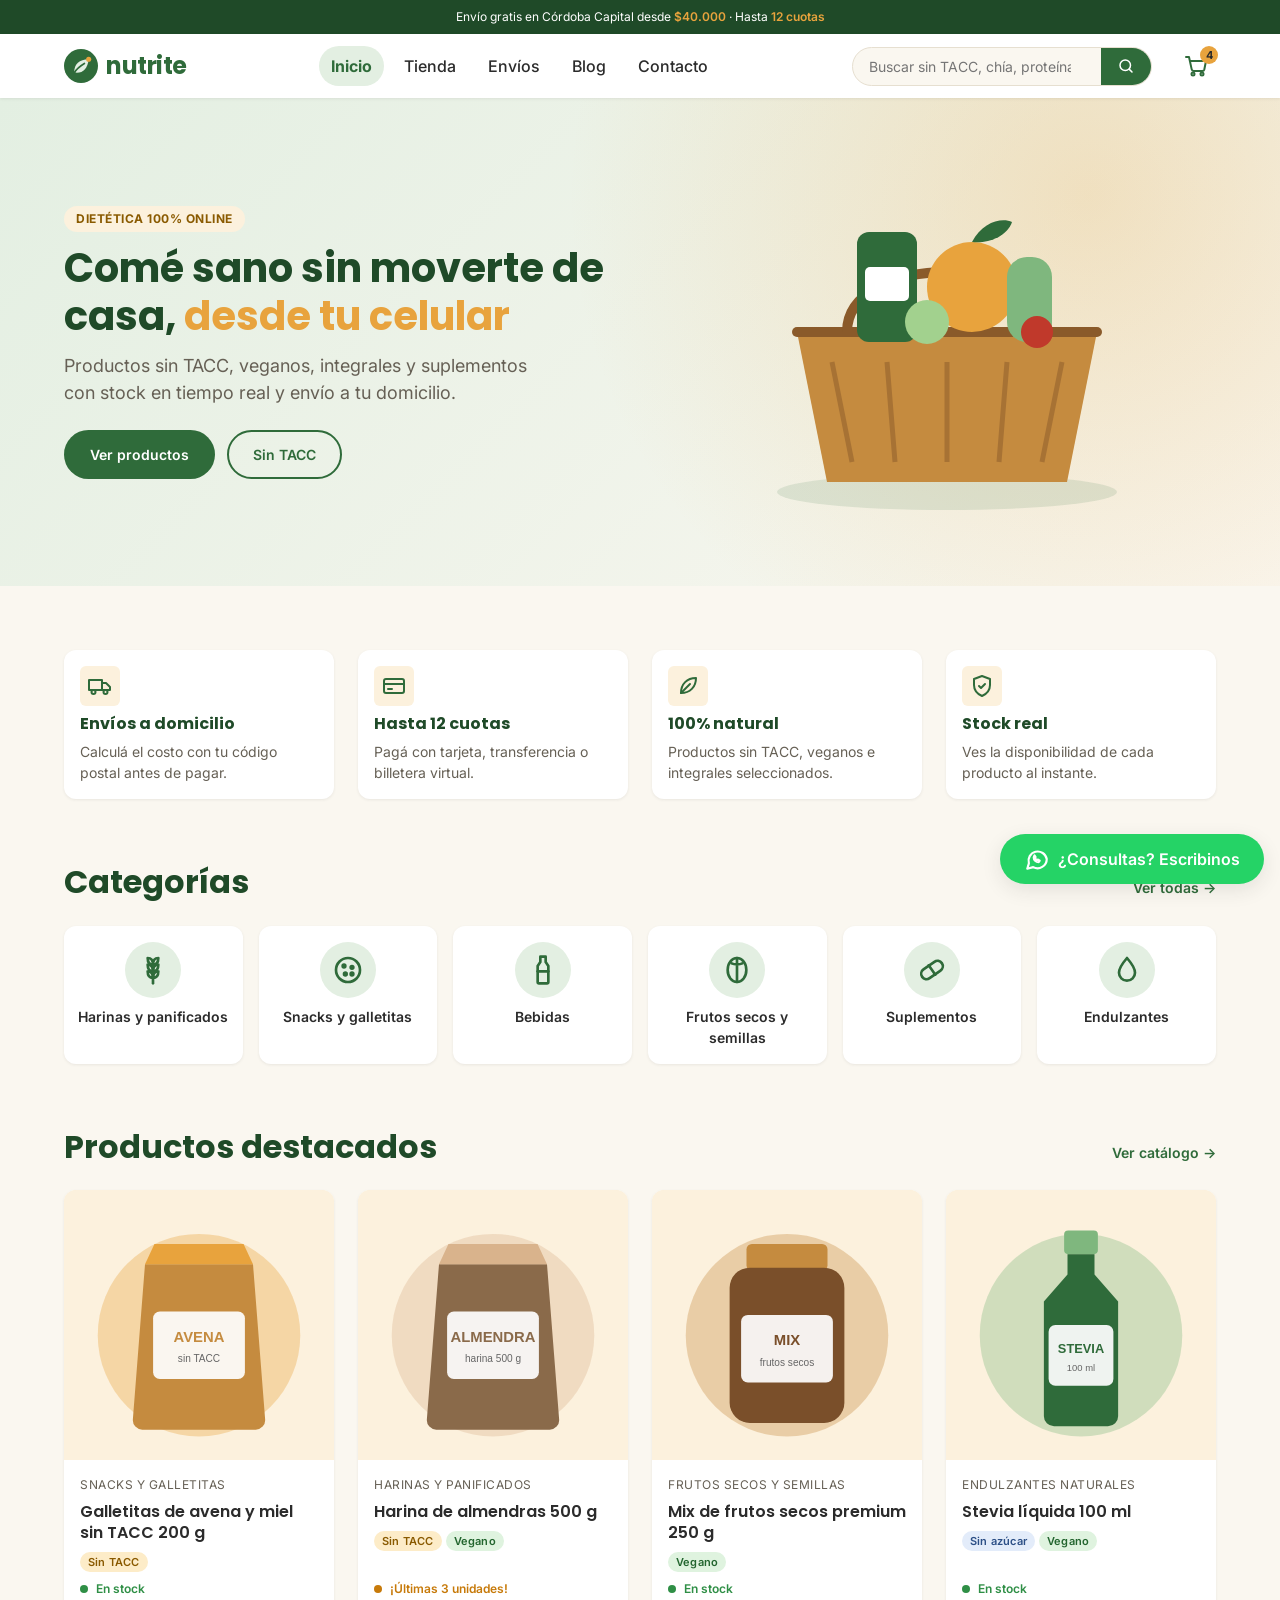
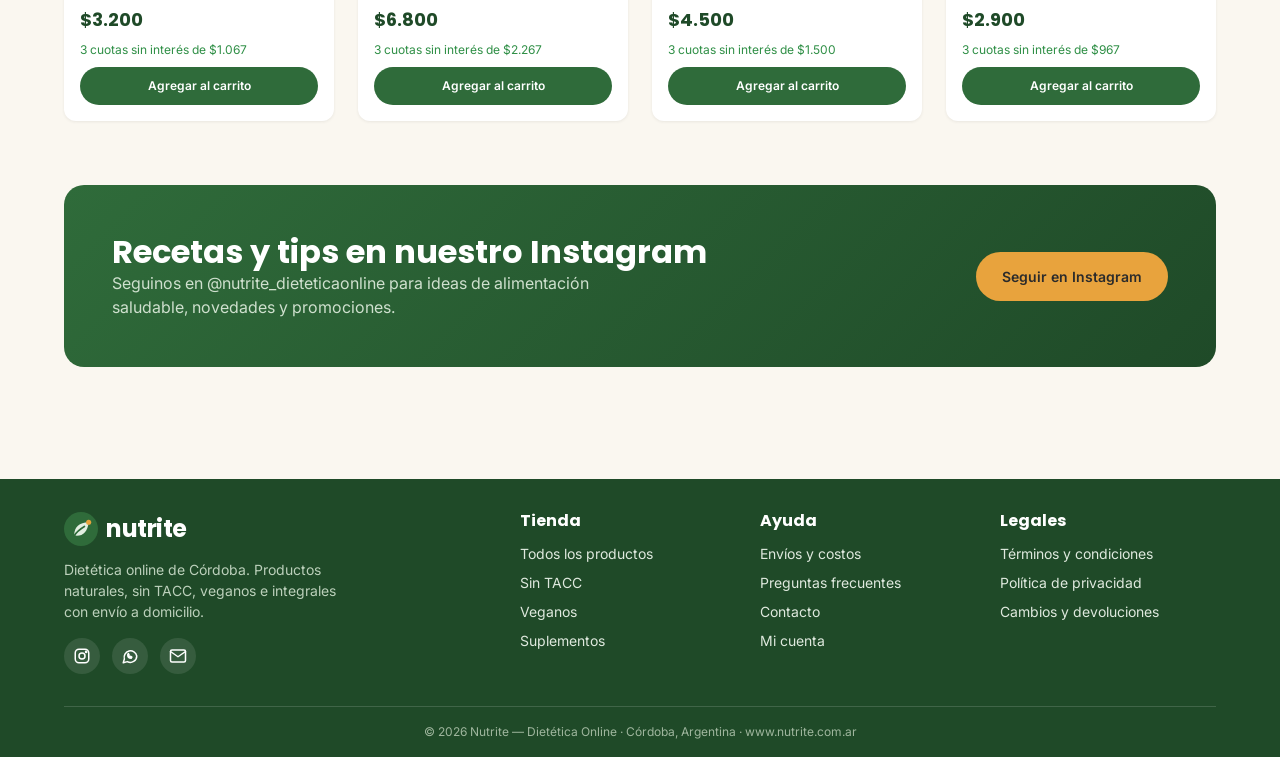
<file: index.html>
<!DOCTYPE html>
<html lang="es">
<head>
  <meta charset="UTF-8">
  <meta name="viewport" content="width=device-width, initial-scale=1.0">
  <meta name="description" content="Dietética online en Córdoba: productos sin TACC, veganos, integrales y suplementos con envío a domicilio.">
  <title>Inicio | Nutrite — Dietética Online</title>
  <link rel="icon" href="assets/img/logo.svg" type="image/svg+xml">
  <link rel="preconnect" href="https://fonts.googleapis.com">
  <link rel="preconnect" href="https://fonts.gstatic.com" crossorigin>
  <link href="https://fonts.googleapis.com/css2?family=Inter:wght@400;500;600;700&family=Poppins:wght@600;700&display=swap" rel="stylesheet">
  <link rel="stylesheet" href="assets/css/main.css">
</head>
<body>
  <div class="barra-promo">
    Envío gratis en Córdoba Capital desde <span class="barra-promo__destacado">$40.000</span> · Hasta <span class="barra-promo__destacado">12 cuotas</span>
  </div>

  <header class="header">
    <div class="header__contenido l-contenedor">
      <input type="checkbox" id="menu-toggle" class="header__toggle-input">
      <label for="menu-toggle" class="header__toggle" aria-label="Abrir menú">
        <span class="header__toggle-linea"></span>
        <span class="header__toggle-linea"></span>
        <span class="header__toggle-linea"></span>
      </label>

      <a href="index.html" class="logo" aria-label="Nutrite - Inicio">
        <img class="logo__imagen" src="assets/img/logo.svg" alt="">
        <span class="logo__texto">nutrite</span>
      </a>

      <nav class="nav" aria-label="Navegación principal">
        <ul class="nav__lista">
          <li class="nav__item"><a class="nav__link nav__link--activo" href="index.html">Inicio</a></li>
          <li class="nav__item"><a class="nav__link" href="catalogo.html">Tienda</a></li>
          <li class="nav__item"><a class="nav__link" href="carrito.html">Envíos</a></li>
          <li class="nav__item"><a class="nav__link" href="#">Blog</a></li>
          <li class="nav__item"><a class="nav__link" href="contacto.html">Contacto</a></li>
        </ul>
      </nav>

      <form class="buscador" action="catalogo.html" role="search">
        <label for="buscar" class="u-visualmente-oculto">Buscar productos</label>
        <input class="buscador__input" type="search" id="buscar" name="q" placeholder="Buscar sin TACC, chía, proteína...">
        <button class="buscador__boton" type="submit" aria-label="Buscar">
          <img class="buscador__icono" src="assets/img/iconos/buscar-blanco.svg" alt="">
        </button>
      </form>

      <a href="carrito.html" class="carrito-icono" aria-label="Ver carrito (3 productos)">
        <img class="carrito-icono__imagen" src="assets/img/iconos/carrito.svg" alt="">
        <span class="carrito-icono__contador">3</span>
      </a>
    </div>
  </header>

  <main>
    <section class="hero">
      <div class="hero__contenido l-contenedor">
        <div>
          <span class="hero__etiqueta">Dietética 100% online</span>
          <h1 class="hero__titulo">Comé sano sin moverte de casa, <span class="hero__titulo-resaltado">desde tu celular</span></h1>
          <p class="hero__texto">Productos sin TACC, veganos, integrales y suplementos con stock en tiempo real y envío a tu domicilio.</p>
          <div class="hero__acciones">
            <a class="btn btn--primario" href="catalogo.html">Ver productos</a>
            <a class="btn btn--secundario" href="catalogo.html">Sin TACC</a>
          </div>
        </div>
        <img class="hero__imagen" src="assets/img/hero-canasta.svg" alt="Canasta con productos saludables">
      </div>
    </section>

    <section class="l-seccion">
      <div class="l-contenedor">
        <h2 class="u-visualmente-oculto">Por qué comprar en Nutrite</h2>
        <ul class="beneficios">
          <li class="beneficios__item"><img class="beneficios__icono" src="assets/img/iconos/envio.svg" alt=""><h3 class="beneficios__titulo">Envíos a domicilio</h3><p class="beneficios__texto">Calculá el costo con tu código postal antes de pagar.</p></li>
          <li class="beneficios__item"><img class="beneficios__icono" src="assets/img/iconos/tarjeta.svg" alt=""><h3 class="beneficios__titulo">Hasta 12 cuotas</h3><p class="beneficios__texto">Pagá con tarjeta, transferencia o billetera virtual.</p></li>
          <li class="beneficios__item"><img class="beneficios__icono" src="assets/img/iconos/hoja.svg" alt=""><h3 class="beneficios__titulo">100% natural</h3><p class="beneficios__texto">Productos sin TACC, veganos e integrales seleccionados.</p></li>
          <li class="beneficios__item"><img class="beneficios__icono" src="assets/img/iconos/escudo.svg" alt=""><h3 class="beneficios__titulo">Stock real</h3><p class="beneficios__texto">Ves la disponibilidad de cada producto al instante.</p></li>
        </ul>
      </div>
    </section>

    <section class="l-seccion l-seccion--sin-arriba">
      <div class="l-contenedor">
        <div class="l-seccion__titulo"><h2>Categorías</h2><a class="l-seccion__link" href="catalogo.html">Ver todas →</a></div>
        <div class="categorias">
          <a class="categoria-card" href="catalogo.html"><img class="categoria-card__icono" src="assets/img/iconos/cat-harinas.svg" alt=""><span class="categoria-card__nombre">Harinas y panificados</span></a>
          <a class="categoria-card" href="catalogo.html"><img class="categoria-card__icono" src="assets/img/iconos/cat-snacks.svg" alt=""><span class="categoria-card__nombre">Snacks y galletitas</span></a>
          <a class="categoria-card" href="catalogo.html"><img class="categoria-card__icono" src="assets/img/iconos/cat-bebidas.svg" alt=""><span class="categoria-card__nombre">Bebidas</span></a>
          <a class="categoria-card" href="catalogo.html"><img class="categoria-card__icono" src="assets/img/iconos/cat-frutos.svg" alt=""><span class="categoria-card__nombre">Frutos secos y semillas</span></a>
          <a class="categoria-card" href="catalogo.html"><img class="categoria-card__icono" src="assets/img/iconos/cat-suplementos.svg" alt=""><span class="categoria-card__nombre">Suplementos</span></a>
          <a class="categoria-card" href="catalogo.html"><img class="categoria-card__icono" src="assets/img/iconos/cat-endulzantes.svg" alt=""><span class="categoria-card__nombre">Endulzantes</span></a>
        </div>
      </div>
    </section>

    <section class="l-seccion l-seccion--sin-arriba">
      <div class="l-contenedor">
        <div class="l-seccion__titulo"><h2>Productos destacados</h2><a class="l-seccion__link" href="catalogo.html">Ver catálogo →</a></div>
        <div class="l-grilla" id="grilla-destacados"></div>
      </div>
    </section>

    <section class="l-seccion l-seccion--sin-arriba">
      <div class="l-contenedor">
        <div class="banner-instagram">
          <div>
            <h2 class="banner-instagram__titulo">Recetas y tips en nuestro Instagram</h2>
            <p class="banner-instagram__texto">Seguinos en @nutrite_dieteticaonline para ideas de alimentación saludable, novedades y promociones.</p>
          </div>
          <a class="btn btn--acento" href="https://www.instagram.com/nutrite_dieteticaonline">Seguir en Instagram</a>
        </div>
      </div>
    </section>
  </main>

  <footer class="footer">
    <div class="l-contenedor">
      <div class="footer__grilla">
        <div class="footer__marca">
          <a href="index.html" class="logo logo--footer">
            <img class="logo__imagen" src="assets/img/logo.svg" alt="">
            <span class="logo__texto logo__texto--claro">nutrite</span>
          </a>
          <p class="footer__descripcion">Dietética online de Córdoba. Productos naturales, sin TACC, veganos e integrales con envío a domicilio.</p>
          <div class="footer__redes">
            <a class="footer__red" href="https://www.instagram.com/nutrite_dieteticaonline" aria-label="Instagram"><img class="footer__red-icono" src="assets/img/iconos/camara-blanco.svg" alt=""></a>
            <a class="footer__red" href="#" aria-label="WhatsApp"><img class="footer__red-icono" src="assets/img/iconos/chat-blanco.svg" alt=""></a>
            <a class="footer__red" href="#" aria-label="Email"><img class="footer__red-icono" src="assets/img/iconos/mail-blanco.svg" alt=""></a>
          </div>
        </div>
        <div>
          <h3 class="footer__titulo">Tienda</h3>
          <ul class="footer__lista">
            <li><a class="footer__link" href="catalogo.html">Todos los productos</a></li>
            <li><a class="footer__link" href="catalogo.html">Sin TACC</a></li>
            <li><a class="footer__link" href="catalogo.html">Veganos</a></li>
            <li><a class="footer__link" href="catalogo.html">Suplementos</a></li>
          </ul>
        </div>
        <div>
          <h3 class="footer__titulo">Ayuda</h3>
          <ul class="footer__lista">
            <li><a class="footer__link" href="carrito.html">Envíos y costos</a></li>
            <li><a class="footer__link" href="contacto.html">Preguntas frecuentes</a></li>
            <li><a class="footer__link" href="contacto.html">Contacto</a></li>
            <li><a class="footer__link" href="#">Mi cuenta</a></li>
          </ul>
        </div>
        <div>
          <h3 class="footer__titulo">Legales</h3>
          <ul class="footer__lista">
            <li><a class="footer__link" href="#">Términos y condiciones</a></li>
            <li><a class="footer__link" href="#">Política de privacidad</a></li>
            <li><a class="footer__link" href="#">Cambios y devoluciones</a></li>
          </ul>
        </div>
      </div>
      <p class="footer__legal">© 2026 Nutrite — Dietética Online · Córdoba, Argentina · www.nutrite.com.ar</p>
    </div>
  </footer>

  <a class="whatsapp-flotante" href="#" aria-label="Consultar por WhatsApp">
    <img class="whatsapp-flotante__icono" src="assets/img/iconos/chat-blanco.svg" alt="">
    <span class="whatsapp-flotante__texto">¿Consultas? Escribinos</span>
  </a>
  <script type="module" src="assets/js/inicio.js"></script>
</body>
</html>
</file>
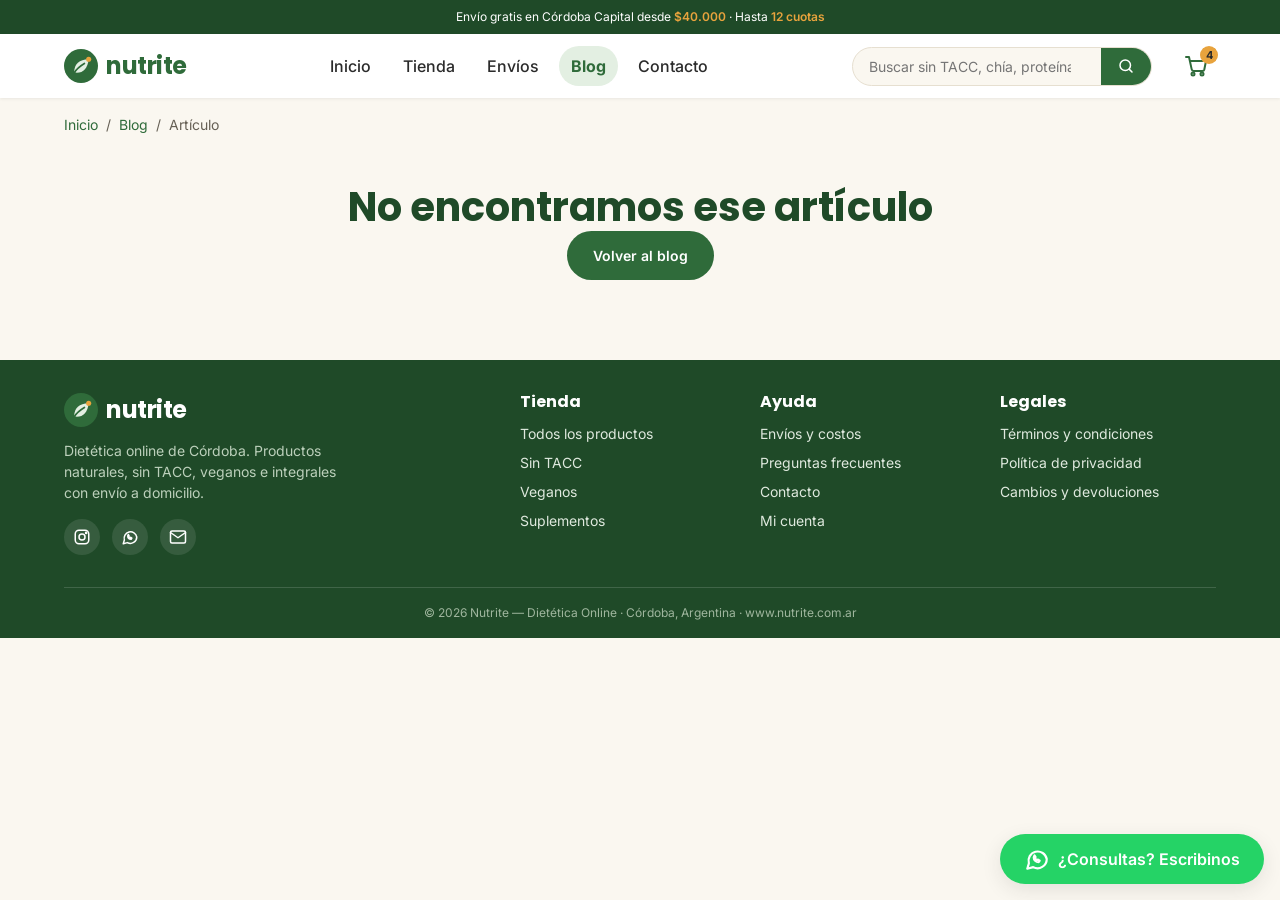
<file: blog-articulo.html>
<!DOCTYPE html>
<html lang="es">
<head>
  <meta charset="UTF-8">
  <meta name="viewport" content="width=device-width, initial-scale=1.0">
  <meta name="description" content="Artículo del blog de Nutrite.">
  <title>Artículo | Nutrite — Dietética Online</title>
  <link rel="icon" href="assets/img/logo.svg" type="image/svg+xml">
  <link rel="preconnect" href="https://fonts.googleapis.com">
  <link rel="preconnect" href="https://fonts.gstatic.com" crossorigin>
  <link href="https://fonts.googleapis.com/css2?family=Inter:wght@400;500;600;700&family=Poppins:wght@600;700&display=swap" rel="stylesheet">
  <link rel="stylesheet" href="assets/css/main.css">
</head>
<body>
  <div class="barra-promo">
    Envío gratis en Córdoba Capital desde <span class="barra-promo__destacado">$40.000</span> · Hasta <span class="barra-promo__destacado">12 cuotas</span>
  </div>

  <header class="header">
    <div class="header__contenido l-contenedor">
      <input type="checkbox" id="menu-toggle" class="header__toggle-input">
      <label for="menu-toggle" class="header__toggle" aria-label="Abrir menú">
        <span class="header__toggle-linea"></span>
        <span class="header__toggle-linea"></span>
        <span class="header__toggle-linea"></span>
      </label>

      <a href="index.html" class="logo" aria-label="Nutrite - Inicio">
        <img class="logo__imagen" src="assets/img/logo.svg" alt="">
        <span class="logo__texto">nutrite</span>
      </a>

      <nav class="nav" aria-label="Navegación principal">
        <ul class="nav__lista">
          <li class="nav__item"><a class="nav__link" href="index.html">Inicio</a></li>
          <li class="nav__item"><a class="nav__link" href="catalogo.html">Tienda</a></li>
          <li class="nav__item"><a class="nav__link" href="carrito.html">Envíos</a></li>
          <li class="nav__item"><a class="nav__link nav__link--activo" href="blog.html">Blog</a></li>
          <li class="nav__item"><a class="nav__link" href="contacto.html">Contacto</a></li>
        </ul>
      </nav>

      <form class="buscador" action="catalogo.html" role="search">
        <label for="buscar" class="u-visualmente-oculto">Buscar productos</label>
        <input class="buscador__input" type="search" id="buscar" name="q" placeholder="Buscar sin TACC, chía, proteína...">
        <button class="buscador__boton" type="submit" aria-label="Buscar">
          <img class="buscador__icono" src="assets/img/iconos/buscar-blanco.svg" alt="">
        </button>
      </form>

      <a href="carrito.html" class="carrito-icono" aria-label="Ver carrito (3 productos)">
        <img class="carrito-icono__imagen" src="assets/img/iconos/carrito.svg" alt="">
        <span class="carrito-icono__contador">0</span>
      </a>
    </div>
  </header>

  <main>
    <div class="l-contenedor">
      <nav class="breadcrumb" aria-label="Migas de pan">
        <ol class="breadcrumb__lista"><li class="breadcrumb__item"><a class="breadcrumb__link" href="index.html">Inicio</a></li><li class="breadcrumb__item"><a class="breadcrumb__link" href="blog.html">Blog</a></li><li class="breadcrumb__item" id="miga-articulo">Artículo</li></ol>
      </nav>

      <article class="articulo" id="detalle-articulo"></article>

      <section class="l-seccion" id="seccion-productos">
        <div class="l-seccion__titulo"><h2>Productos de esta nota</h2><a class="l-seccion__link" href="catalogo.html">Ver catálogo →</a></div>
        <div class="l-grilla" id="grilla-productos-nota"></div>
      </section>
    </div>
  </main>

  <footer class="footer">
    <div class="l-contenedor">
      <div class="footer__grilla">
        <div class="footer__marca">
          <a href="index.html" class="logo logo--footer">
            <img class="logo__imagen" src="assets/img/logo.svg" alt="">
            <span class="logo__texto logo__texto--claro">nutrite</span>
          </a>
          <p class="footer__descripcion">Dietética online de Córdoba. Productos naturales, sin TACC, veganos e integrales con envío a domicilio.</p>
          <div class="footer__redes">
            <a class="footer__red" href="https://www.instagram.com/nutrite_dieteticaonline" aria-label="Instagram"><img class="footer__red-icono" src="assets/img/iconos/camara-blanco.svg" alt=""></a>
            <a class="footer__red" href="#" aria-label="WhatsApp"><img class="footer__red-icono" src="assets/img/iconos/chat-blanco.svg" alt=""></a>
            <a class="footer__red" href="#" aria-label="Email"><img class="footer__red-icono" src="assets/img/iconos/mail-blanco.svg" alt=""></a>
          </div>
        </div>
        <div>
          <h3 class="footer__titulo">Tienda</h3>
          <ul class="footer__lista">
            <li><a class="footer__link" href="catalogo.html">Todos los productos</a></li>
            <li><a class="footer__link" href="catalogo.html">Sin TACC</a></li>
            <li><a class="footer__link" href="catalogo.html">Veganos</a></li>
            <li><a class="footer__link" href="catalogo.html">Suplementos</a></li>
          </ul>
        </div>
        <div>
          <h3 class="footer__titulo">Ayuda</h3>
          <ul class="footer__lista">
            <li><a class="footer__link" href="carrito.html">Envíos y costos</a></li>
            <li><a class="footer__link" href="contacto.html">Preguntas frecuentes</a></li>
            <li><a class="footer__link" href="contacto.html">Contacto</a></li>
            <li><a class="footer__link" href="#">Mi cuenta</a></li>
          </ul>
        </div>
        <div>
          <h3 class="footer__titulo">Legales</h3>
          <ul class="footer__lista">
            <li><a class="footer__link" href="#">Términos y condiciones</a></li>
            <li><a class="footer__link" href="#">Política de privacidad</a></li>
            <li><a class="footer__link" href="#">Cambios y devoluciones</a></li>
          </ul>
        </div>
      </div>
      <p class="footer__legal">© 2026 Nutrite — Dietética Online · Córdoba, Argentina · www.nutrite.com.ar</p>
    </div>
  </footer>

  <a class="whatsapp-flotante" href="#" aria-label="Consultar por WhatsApp">
    <img class="whatsapp-flotante__icono" src="assets/img/iconos/chat-blanco.svg" alt="">
    <span class="whatsapp-flotante__texto">¿Consultas? Escribinos</span>
  </a>
  <script type="module" src="assets/js/articulo.js"></script>
</body>
</html>
</file>
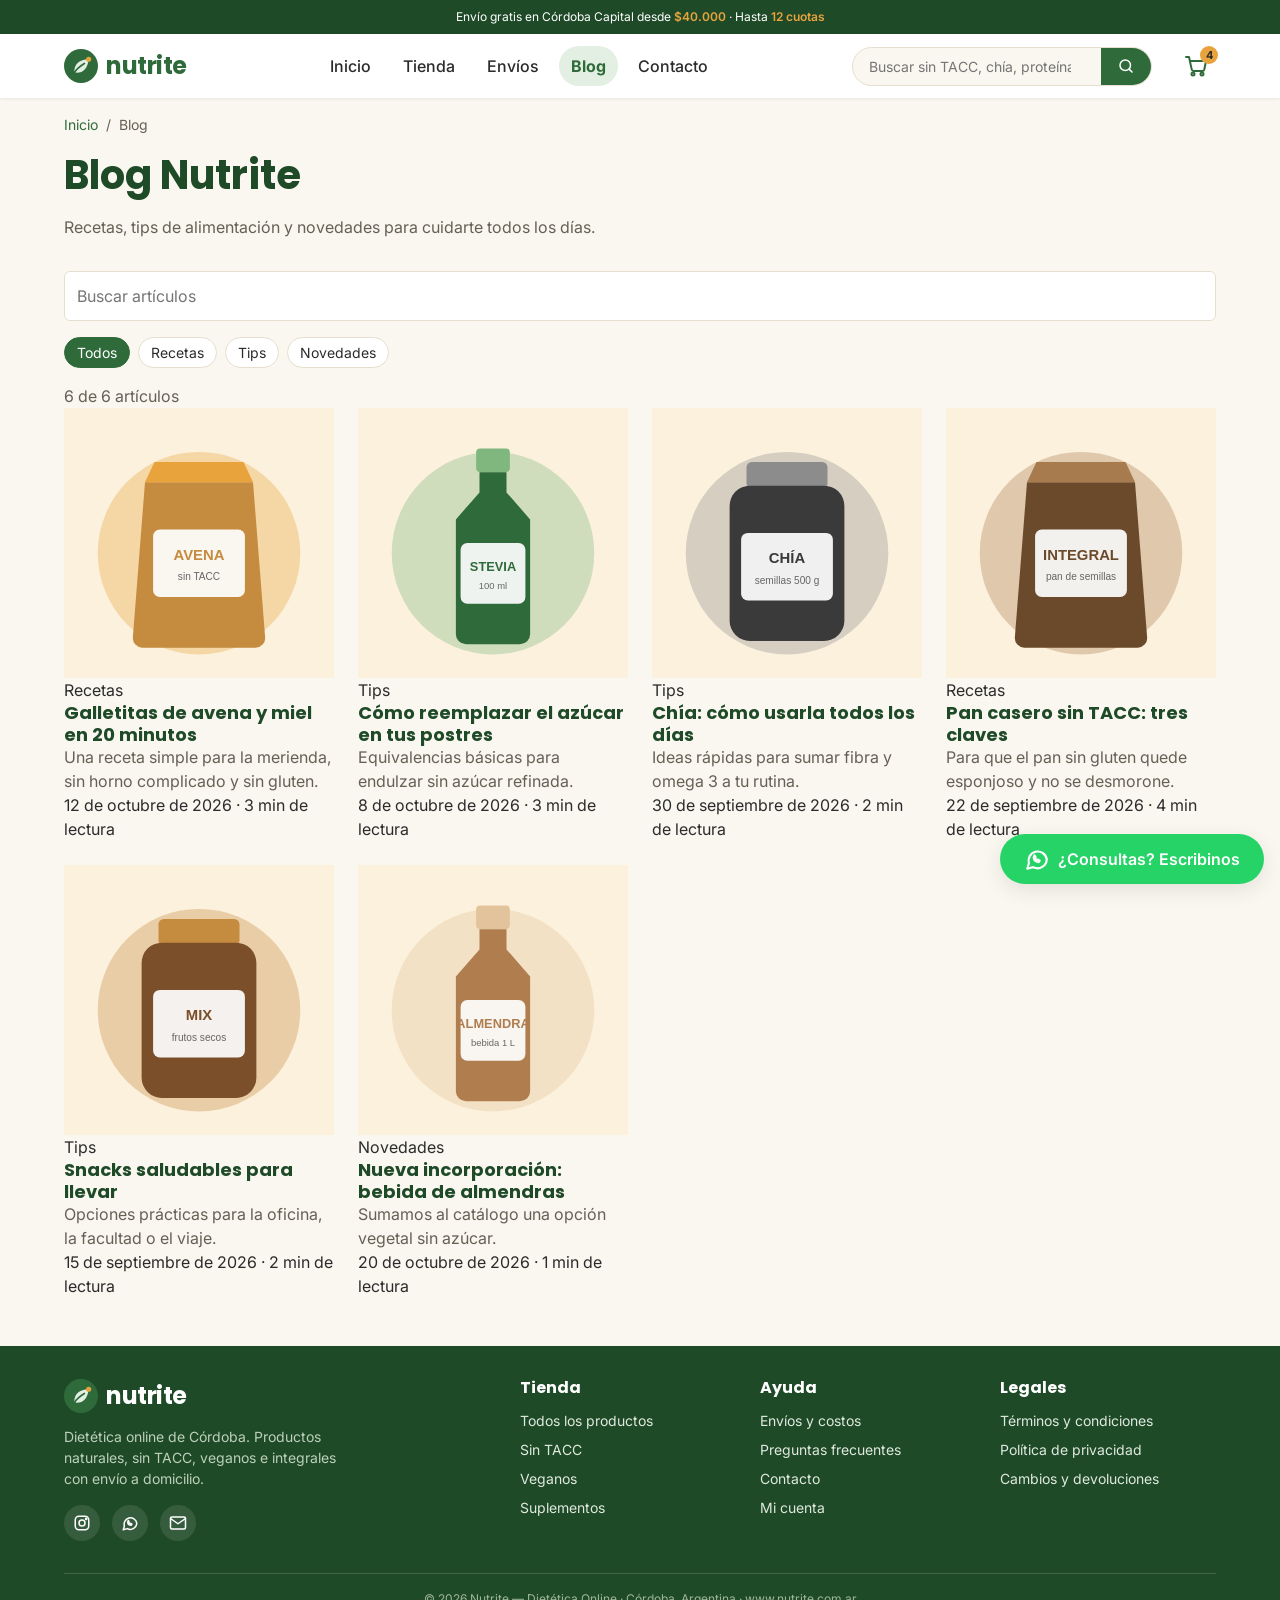
<file: blog.html>
<!DOCTYPE html>
<html lang="es">
<head>
  <meta charset="UTF-8">
  <meta name="viewport" content="width=device-width, initial-scale=1.0">
  <meta name="description" content="Recetas, tips de alimentación y novedades de Nutrite.">
  <title>Blog | Nutrite — Dietética Online</title>
  <link rel="icon" href="assets/img/logo.svg" type="image/svg+xml">
  <link rel="preconnect" href="https://fonts.googleapis.com">
  <link rel="preconnect" href="https://fonts.gstatic.com" crossorigin>
  <link href="https://fonts.googleapis.com/css2?family=Inter:wght@400;500;600;700&family=Poppins:wght@600;700&display=swap" rel="stylesheet">
  <link rel="stylesheet" href="assets/css/main.css">
</head>
<body>
  <div class="barra-promo">
    Envío gratis en Córdoba Capital desde <span class="barra-promo__destacado">$40.000</span> · Hasta <span class="barra-promo__destacado">12 cuotas</span>
  </div>

  <header class="header">
    <div class="header__contenido l-contenedor">
      <input type="checkbox" id="menu-toggle" class="header__toggle-input">
      <label for="menu-toggle" class="header__toggle" aria-label="Abrir menú">
        <span class="header__toggle-linea"></span>
        <span class="header__toggle-linea"></span>
        <span class="header__toggle-linea"></span>
      </label>

      <a href="index.html" class="logo" aria-label="Nutrite - Inicio">
        <img class="logo__imagen" src="assets/img/logo.svg" alt="">
        <span class="logo__texto">nutrite</span>
      </a>

      <nav class="nav" aria-label="Navegación principal">
        <ul class="nav__lista">
          <li class="nav__item"><a class="nav__link" href="index.html">Inicio</a></li>
          <li class="nav__item"><a class="nav__link" href="catalogo.html">Tienda</a></li>
          <li class="nav__item"><a class="nav__link" href="carrito.html">Envíos</a></li>
          <li class="nav__item"><a class="nav__link nav__link--activo" href="blog.html">Blog</a></li>
          <li class="nav__item"><a class="nav__link" href="contacto.html">Contacto</a></li>
        </ul>
      </nav>

      <form class="buscador" action="catalogo.html" role="search">
        <label for="buscar" class="u-visualmente-oculto">Buscar productos</label>
        <input class="buscador__input" type="search" id="buscar" name="q" placeholder="Buscar sin TACC, chía, proteína...">
        <button class="buscador__boton" type="submit" aria-label="Buscar">
          <img class="buscador__icono" src="assets/img/iconos/buscar-blanco.svg" alt="">
        </button>
      </form>

      <a href="carrito.html" class="carrito-icono" aria-label="Ver carrito (3 productos)">
        <img class="carrito-icono__imagen" src="assets/img/iconos/carrito.svg" alt="">
        <span class="carrito-icono__contador">0</span>
      </a>
    </div>
  </header>

  <main>
    <div class="l-contenedor">
      <nav class="breadcrumb" aria-label="Migas de pan">
        <ol class="breadcrumb__lista"><li class="breadcrumb__item"><a class="breadcrumb__link" href="index.html">Inicio</a></li><li class="breadcrumb__item">Blog</li></ol>
      </nav>
      <h1>Blog Nutrite</h1>
      <p class="contacto__intro u-mt-4">Recetas, tips de alimentación y novedades para cuidarte todos los días.</p>

      <form class="blog__buscador u-mt-6" id="form-blog" role="search">
        <label for="blog-buscar" class="u-visualmente-oculto">Buscar en el blog</label>
        <input class="campo__input" id="blog-buscar" type="search" placeholder="Buscar artículos">
      </form>
      <div class="chips u-mt-4" id="blog-categorias" role="group" aria-label="Categorías"></div>

      <p class="blog__contador" id="blog-contador" role="status"></p>
      <div class="l-grilla blog__grilla" id="grilla-blog"></div>
    </div>
  </main>

  <footer class="footer">
    <div class="l-contenedor">
      <div class="footer__grilla">
        <div class="footer__marca">
          <a href="index.html" class="logo logo--footer">
            <img class="logo__imagen" src="assets/img/logo.svg" alt="">
            <span class="logo__texto logo__texto--claro">nutrite</span>
          </a>
          <p class="footer__descripcion">Dietética online de Córdoba. Productos naturales, sin TACC, veganos e integrales con envío a domicilio.</p>
          <div class="footer__redes">
            <a class="footer__red" href="https://www.instagram.com/nutrite_dieteticaonline" aria-label="Instagram"><img class="footer__red-icono" src="assets/img/iconos/camara-blanco.svg" alt=""></a>
            <a class="footer__red" href="#" aria-label="WhatsApp"><img class="footer__red-icono" src="assets/img/iconos/chat-blanco.svg" alt=""></a>
            <a class="footer__red" href="#" aria-label="Email"><img class="footer__red-icono" src="assets/img/iconos/mail-blanco.svg" alt=""></a>
          </div>
        </div>
        <div>
          <h3 class="footer__titulo">Tienda</h3>
          <ul class="footer__lista">
            <li><a class="footer__link" href="catalogo.html">Todos los productos</a></li>
            <li><a class="footer__link" href="catalogo.html">Sin TACC</a></li>
            <li><a class="footer__link" href="catalogo.html">Veganos</a></li>
            <li><a class="footer__link" href="catalogo.html">Suplementos</a></li>
          </ul>
        </div>
        <div>
          <h3 class="footer__titulo">Ayuda</h3>
          <ul class="footer__lista">
            <li><a class="footer__link" href="carrito.html">Envíos y costos</a></li>
            <li><a class="footer__link" href="contacto.html">Preguntas frecuentes</a></li>
            <li><a class="footer__link" href="contacto.html">Contacto</a></li>
            <li><a class="footer__link" href="#">Mi cuenta</a></li>
          </ul>
        </div>
        <div>
          <h3 class="footer__titulo">Legales</h3>
          <ul class="footer__lista">
            <li><a class="footer__link" href="#">Términos y condiciones</a></li>
            <li><a class="footer__link" href="#">Política de privacidad</a></li>
            <li><a class="footer__link" href="#">Cambios y devoluciones</a></li>
          </ul>
        </div>
      </div>
      <p class="footer__legal">© 2026 Nutrite — Dietética Online · Córdoba, Argentina · www.nutrite.com.ar</p>
    </div>
  </footer>

  <a class="whatsapp-flotante" href="#" aria-label="Consultar por WhatsApp">
    <img class="whatsapp-flotante__icono" src="assets/img/iconos/chat-blanco.svg" alt="">
    <span class="whatsapp-flotante__texto">¿Consultas? Escribinos</span>
  </a>
  <script type="module" src="assets/js/blog.js"></script>
</body>
</html>
</file>
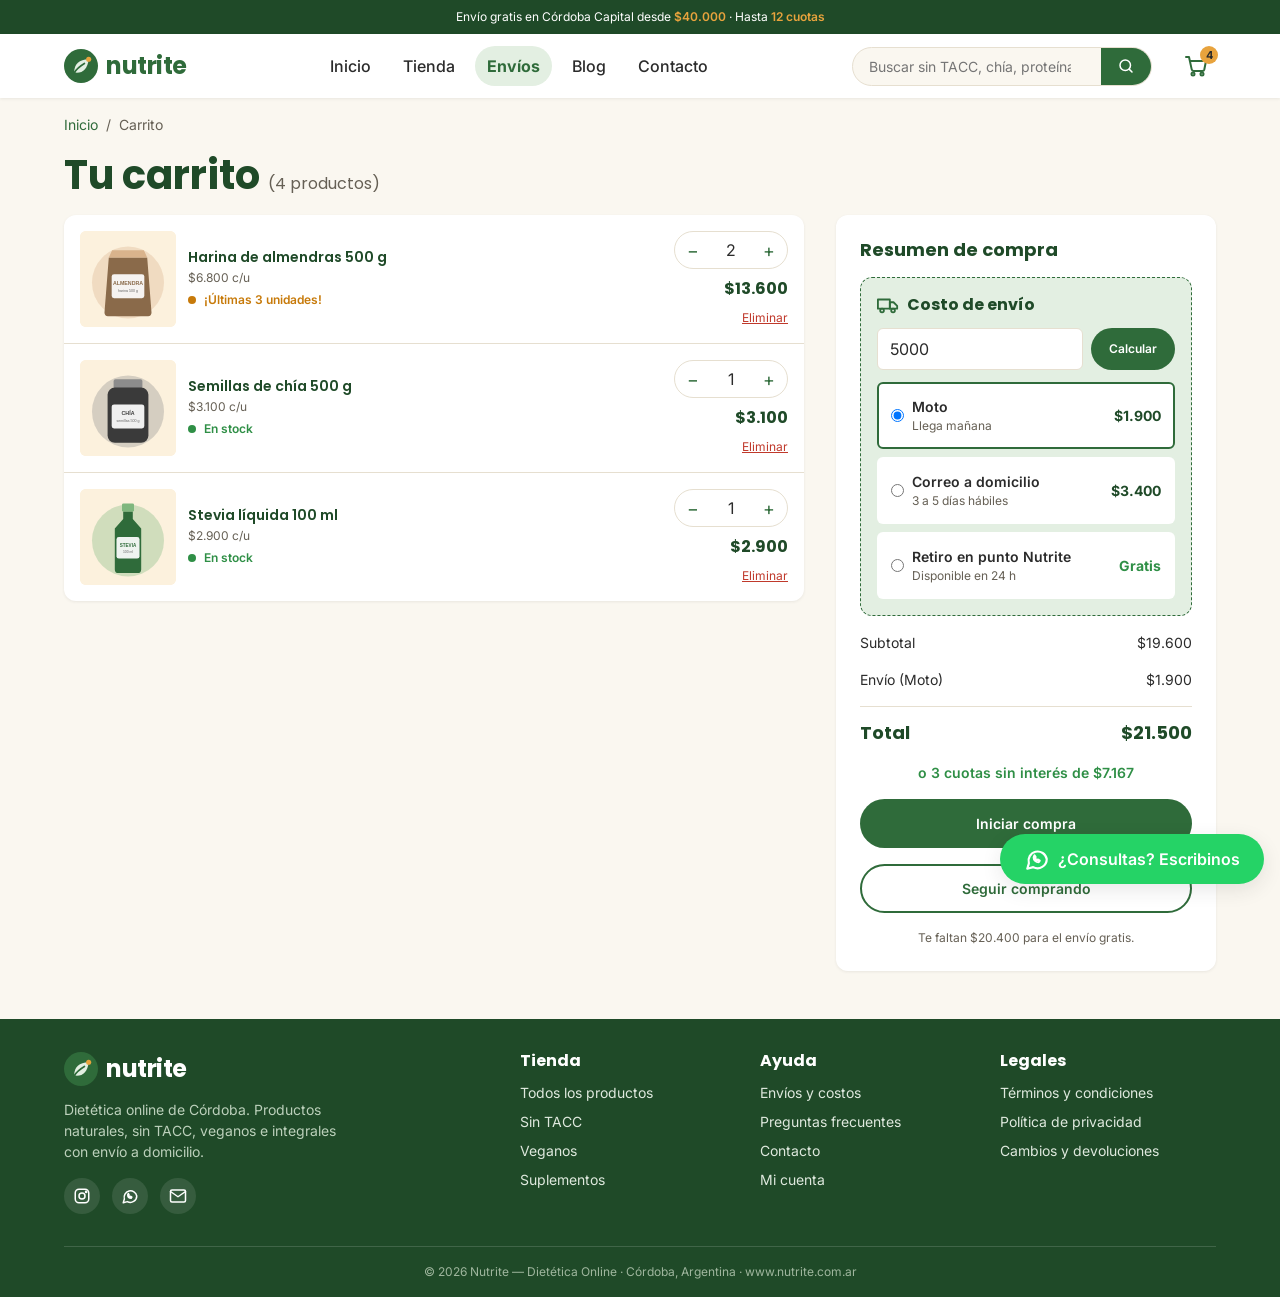
<file: carrito.html>
<!DOCTYPE html>
<html lang="es">
<head>
  <meta charset="UTF-8">
  <meta name="viewport" content="width=device-width, initial-scale=1.0">
  <meta name="description" content="Tu carrito de compras en Nutrite.">
  <title>Carrito | Nutrite — Dietética Online</title>
  <link rel="icon" href="assets/img/logo.svg" type="image/svg+xml">
  <link rel="preconnect" href="https://fonts.googleapis.com">
  <link rel="preconnect" href="https://fonts.gstatic.com" crossorigin>
  <link href="https://fonts.googleapis.com/css2?family=Inter:wght@400;500;600;700&family=Poppins:wght@600;700&display=swap" rel="stylesheet">
  <link rel="stylesheet" href="assets/css/main.css">
</head>
<body>
  <div class="barra-promo">
    Envío gratis en Córdoba Capital desde <span class="barra-promo__destacado">$40.000</span> · Hasta <span class="barra-promo__destacado">12 cuotas</span>
  </div>

  <header class="header">
    <div class="header__contenido l-contenedor">
      <input type="checkbox" id="menu-toggle" class="header__toggle-input">
      <label for="menu-toggle" class="header__toggle" aria-label="Abrir menú">
        <span class="header__toggle-linea"></span>
        <span class="header__toggle-linea"></span>
        <span class="header__toggle-linea"></span>
      </label>

      <a href="index.html" class="logo" aria-label="Nutrite - Inicio">
        <img class="logo__imagen" src="assets/img/logo.svg" alt="">
        <span class="logo__texto">nutrite</span>
      </a>

      <nav class="nav" aria-label="Navegación principal">
        <ul class="nav__lista">
          <li class="nav__item"><a class="nav__link" href="index.html">Inicio</a></li>
          <li class="nav__item"><a class="nav__link" href="catalogo.html">Tienda</a></li>
          <li class="nav__item"><a class="nav__link nav__link--activo" href="carrito.html">Envíos</a></li>
          <li class="nav__item"><a class="nav__link" href="blog.html">Blog</a></li>
          <li class="nav__item"><a class="nav__link" href="contacto.html">Contacto</a></li>
        </ul>
      </nav>

      <form class="buscador" action="catalogo.html" role="search">
        <label for="buscar" class="u-visualmente-oculto">Buscar productos</label>
        <input class="buscador__input" type="search" id="buscar" name="q" placeholder="Buscar sin TACC, chía, proteína...">
        <button class="buscador__boton" type="submit" aria-label="Buscar">
          <img class="buscador__icono" src="assets/img/iconos/buscar-blanco.svg" alt="">
        </button>
      </form>

      <a href="carrito.html" class="carrito-icono" aria-label="Ver carrito (3 productos)">
        <img class="carrito-icono__imagen" src="assets/img/iconos/carrito.svg" alt="">
        <span class="carrito-icono__contador" id="contador">3</span>
      </a>
    </div>
  </header>

  <main>
    <div class="l-contenedor">
      <nav class="breadcrumb" aria-label="Migas de pan">
        <ol class="breadcrumb__lista"><li class="breadcrumb__item"><a class="breadcrumb__link" href="index.html">Inicio</a></li><li class="breadcrumb__item">Carrito</li></ol>
      </nav>
      <h1>Tu carrito <span class="carrito__cantidad" id="cantidad-productos"></span></h1>

      <div class="carrito u-mt-4">
        <ul class="carrito__lista" id="lista-carrito">
        </ul>

        <aside class="resumen">
          <h2 class="resumen__titulo">Resumen de compra</h2>

          <div class="calculadora-envio">
            <h3 class="calculadora-envio__titulo"><img class="calculadora-envio__icono" src="assets/img/iconos/envio.svg" alt=""> Costo de envío</h3>
            <form class="calculadora-envio__form" id="form-envio">
              <label for="cp-carrito" class="u-visualmente-oculto">Código postal</label>
              <input class="calculadora-envio__input" id="cp-carrito" type="text" inputmode="numeric" value="5000">
              <button class="btn btn--primario btn--chico" type="submit">Calcular</button>
            </form>
            <p class="calculadora-envio__mensaje" id="cp-mensaje"></p>
            <div class="calculadora-envio__resultados">
              <label class="opcion-envio"><span class="opcion-envio__info"><input type="radio" name="envio" value="moto" checked><span><span class="opcion-envio__nombre">Moto</span><span class="opcion-envio__tiempo">Llega mañana</span></span></span><span class="opcion-envio__precio">$1.900</span></label>
              <label class="opcion-envio"><span class="opcion-envio__info"><input type="radio" name="envio" value="correo"><span><span class="opcion-envio__nombre">Correo a domicilio</span><span class="opcion-envio__tiempo">3 a 5 días hábiles</span></span></span><span class="opcion-envio__precio">$3.400</span></label>
              <label class="opcion-envio"><span class="opcion-envio__info"><input type="radio" name="envio" value="retiro"><span><span class="opcion-envio__nombre">Retiro en punto Nutrite</span><span class="opcion-envio__tiempo">Disponible en 24 h</span></span></span><span class="opcion-envio__precio opcion-envio__precio--gratis">Gratis</span></label>
            </div>
          </div>

          <div class="resumen__linea"><span>Subtotal</span><span id="resumen-subtotal">$0</span></div>
          <div class="resumen__linea"><span id="resumen-envio-nombre">Envío</span><span id="resumen-envio">$0</span></div>
          <div class="resumen__linea resumen__linea--total"><span>Total</span><span id="resumen-total">$0</span></div>
          <p class="producto__cuotas u-texto-centro" id="resumen-cuotas"></p>
          <a class="btn btn--primario btn--bloque" id="btn-iniciar-compra" href="checkout.html">Iniciar compra</a>
          <a class="btn btn--secundario btn--bloque" href="catalogo.html">Seguir comprando</a>
          <p class="resumen__nota" id="resumen-nota"></p>
        </aside>
      </div>
    </div>
  </main>

  <footer class="footer">
    <div class="l-contenedor">
      <div class="footer__grilla">
        <div class="footer__marca">
          <a href="index.html" class="logo logo--footer">
            <img class="logo__imagen" src="assets/img/logo.svg" alt="">
            <span class="logo__texto logo__texto--claro">nutrite</span>
          </a>
          <p class="footer__descripcion">Dietética online de Córdoba. Productos naturales, sin TACC, veganos e integrales con envío a domicilio.</p>
          <div class="footer__redes">
            <a class="footer__red" href="https://www.instagram.com/nutrite_dieteticaonline" aria-label="Instagram"><img class="footer__red-icono" src="assets/img/iconos/camara-blanco.svg" alt=""></a>
            <a class="footer__red" href="#" aria-label="WhatsApp"><img class="footer__red-icono" src="assets/img/iconos/chat-blanco.svg" alt=""></a>
            <a class="footer__red" href="#" aria-label="Email"><img class="footer__red-icono" src="assets/img/iconos/mail-blanco.svg" alt=""></a>
          </div>
        </div>
        <div>
          <h3 class="footer__titulo">Tienda</h3>
          <ul class="footer__lista">
            <li><a class="footer__link" href="catalogo.html">Todos los productos</a></li>
            <li><a class="footer__link" href="catalogo.html">Sin TACC</a></li>
            <li><a class="footer__link" href="catalogo.html">Veganos</a></li>
            <li><a class="footer__link" href="catalogo.html">Suplementos</a></li>
          </ul>
        </div>
        <div>
          <h3 class="footer__titulo">Ayuda</h3>
          <ul class="footer__lista">
            <li><a class="footer__link" href="carrito.html">Envíos y costos</a></li>
            <li><a class="footer__link" href="contacto.html">Preguntas frecuentes</a></li>
            <li><a class="footer__link" href="contacto.html">Contacto</a></li>
            <li><a class="footer__link" href="#">Mi cuenta</a></li>
          </ul>
        </div>
        <div>
          <h3 class="footer__titulo">Legales</h3>
          <ul class="footer__lista">
            <li><a class="footer__link" href="#">Términos y condiciones</a></li>
            <li><a class="footer__link" href="#">Política de privacidad</a></li>
            <li><a class="footer__link" href="#">Cambios y devoluciones</a></li>
          </ul>
        </div>
      </div>
      <p class="footer__legal">© 2026 Nutrite — Dietética Online · Córdoba, Argentina · www.nutrite.com.ar</p>
    </div>
  </footer>

  <a class="whatsapp-flotante" href="#" aria-label="Consultar por WhatsApp">
    <img class="whatsapp-flotante__icono" src="assets/img/iconos/chat-blanco.svg" alt="">
    <span class="whatsapp-flotante__texto">¿Consultas? Escribinos</span>
  </a>
  <script type="module" src="assets/js/carrito.js"></script>
</body>
</html>
</file>
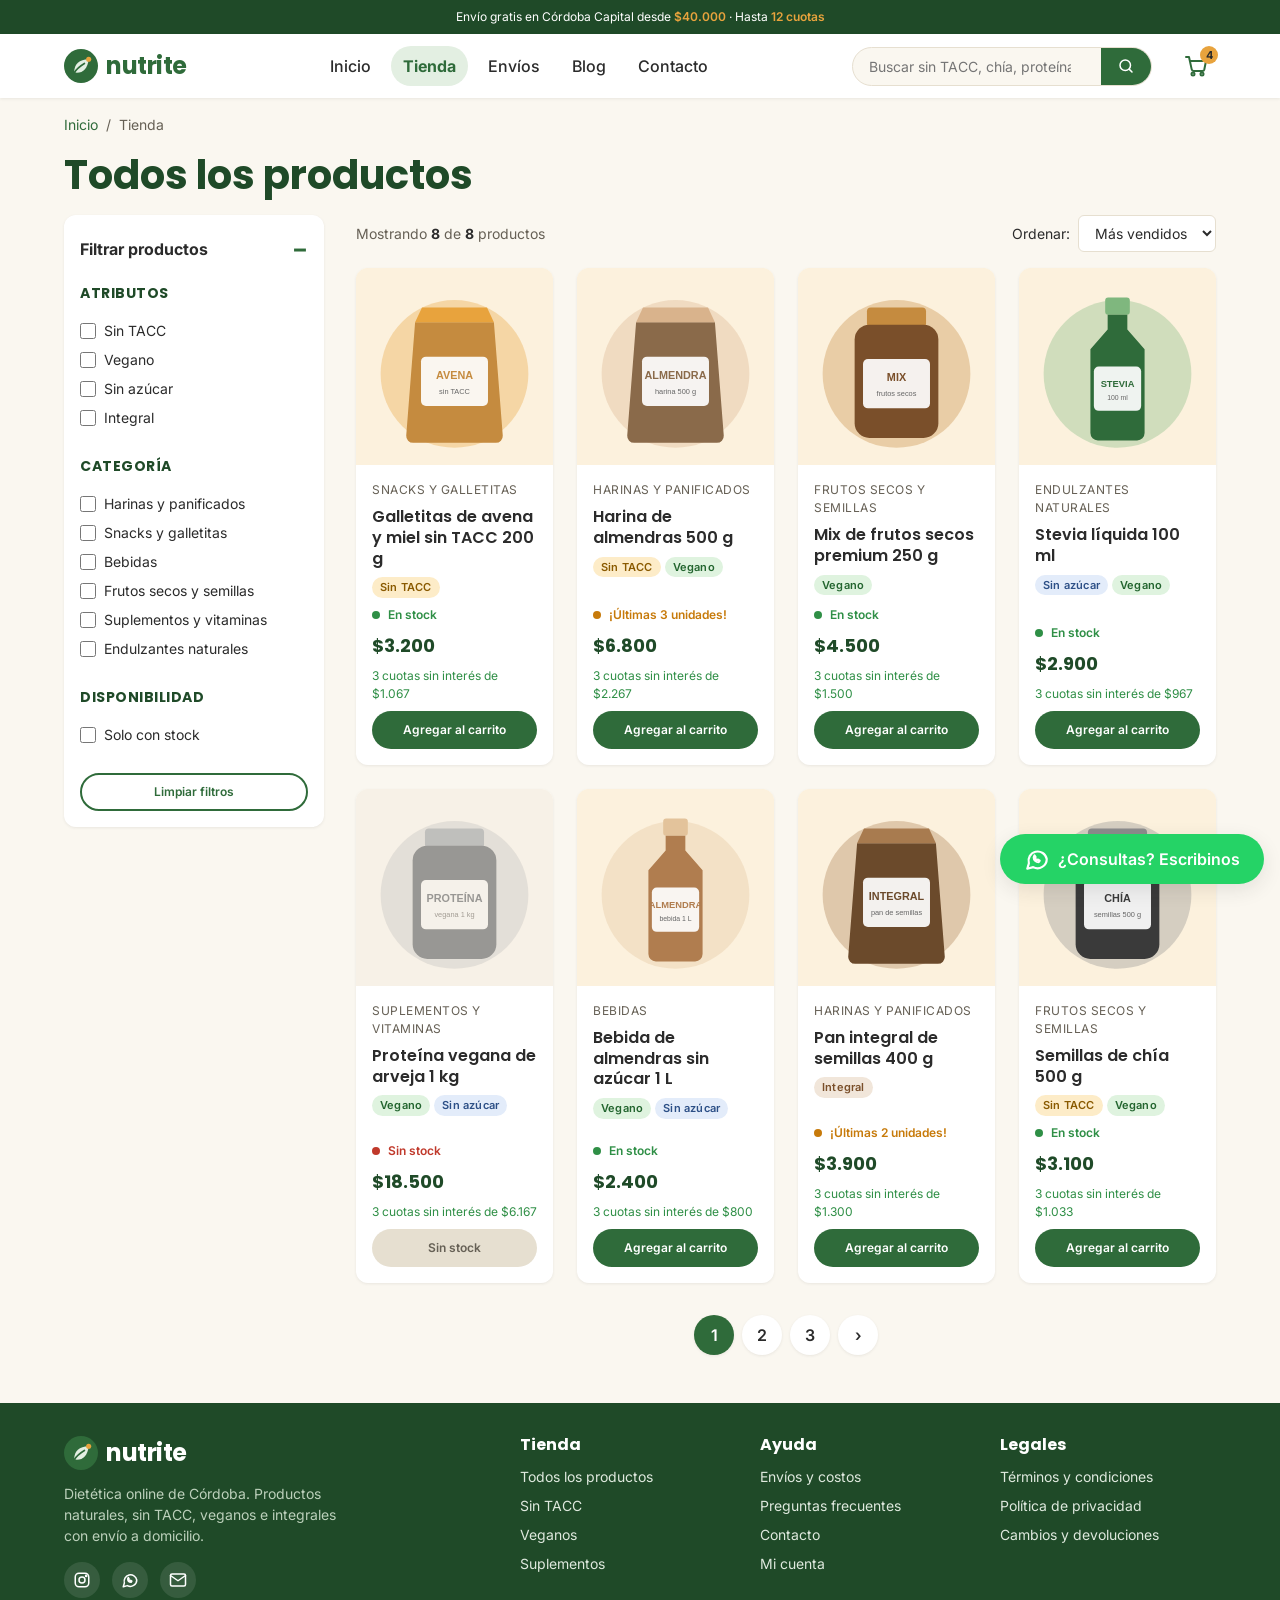
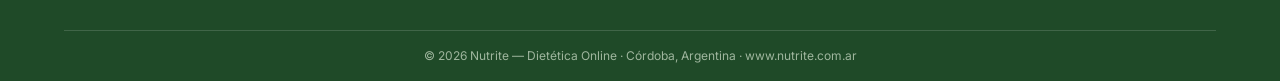
<file: catalogo.html>
<!DOCTYPE html>
<html lang="es">
<head>
  <meta charset="UTF-8">
  <meta name="viewport" content="width=device-width, initial-scale=1.0">
  <meta name="description" content="Catálogo de productos dietéticos con filtros sin TACC, vegano, sin azúcar e integral.">
  <title>Tienda | Nutrite — Dietética Online</title>
  <link rel="icon" href="assets/img/logo.svg" type="image/svg+xml">
  <link rel="preconnect" href="https://fonts.googleapis.com">
  <link rel="preconnect" href="https://fonts.gstatic.com" crossorigin>
  <link href="https://fonts.googleapis.com/css2?family=Inter:wght@400;500;600;700&family=Poppins:wght@600;700&display=swap" rel="stylesheet">
  <link rel="stylesheet" href="assets/css/main.css">
</head>
<body>
  <div class="barra-promo">
    Envío gratis en Córdoba Capital desde <span class="barra-promo__destacado">$40.000</span> · Hasta <span class="barra-promo__destacado">12 cuotas</span>
  </div>

  <header class="header">
    <div class="header__contenido l-contenedor">
      <input type="checkbox" id="menu-toggle" class="header__toggle-input">
      <label for="menu-toggle" class="header__toggle" aria-label="Abrir menú">
        <span class="header__toggle-linea"></span>
        <span class="header__toggle-linea"></span>
        <span class="header__toggle-linea"></span>
      </label>

      <a href="index.html" class="logo" aria-label="Nutrite - Inicio">
        <img class="logo__imagen" src="assets/img/logo.svg" alt="">
        <span class="logo__texto">nutrite</span>
      </a>

      <nav class="nav" aria-label="Navegación principal">
        <ul class="nav__lista">
          <li class="nav__item"><a class="nav__link" href="index.html">Inicio</a></li>
          <li class="nav__item"><a class="nav__link nav__link--activo" href="catalogo.html">Tienda</a></li>
          <li class="nav__item"><a class="nav__link" href="carrito.html">Envíos</a></li>
          <li class="nav__item"><a class="nav__link" href="blog.html">Blog</a></li>
          <li class="nav__item"><a class="nav__link" href="contacto.html">Contacto</a></li>
        </ul>
      </nav>

      <form class="buscador" action="catalogo.html" role="search" id="form-buscador">
        <label for="buscar" class="u-visualmente-oculto">Buscar productos</label>
        <input class="buscador__input" type="search" id="buscar" name="q" placeholder="Buscar sin TACC, chía, proteína...">
        <button class="buscador__boton" type="submit" aria-label="Buscar">
          <img class="buscador__icono" src="assets/img/iconos/buscar-blanco.svg" alt="">
        </button>
      </form>

      <a href="carrito.html" class="carrito-icono" aria-label="Ver carrito (3 productos)">
        <img class="carrito-icono__imagen" src="assets/img/iconos/carrito.svg" alt="">
        <span class="carrito-icono__contador">3</span>
      </a>
    </div>
  </header>

  <main>
    <div class="l-contenedor">
      <nav class="breadcrumb" aria-label="Migas de pan">
        <ol class="breadcrumb__lista"><li class="breadcrumb__item"><a class="breadcrumb__link" href="index.html">Inicio</a></li><li class="breadcrumb__item">Tienda</li></ol>
      </nav>
      <header class="catalogo__encabezado">
        <h1>Todos los productos</h1>
      </header>

      <div class="catalogo">
        <details class="filtros" open>
          <summary class="filtros__resumen">Filtrar productos</summary>
          <form class="filtros__cuerpo" id="form-filtros">
            <fieldset class="filtros__grupo">
              <legend class="filtros__titulo">Atributos</legend>
              <label class="filtros__opcion"><input type="checkbox" name="attr" value="Sin TACC"> Sin TACC</label>
              <label class="filtros__opcion"><input type="checkbox" name="attr" value="Vegano"> Vegano</label>
              <label class="filtros__opcion"><input type="checkbox" name="attr" value="Sin azúcar"> Sin azúcar</label>
              <label class="filtros__opcion"><input type="checkbox" name="attr" value="Integral"> Integral</label>
            </fieldset>
            <fieldset class="filtros__grupo">
              <legend class="filtros__titulo">Categoría</legend>
              <label class="filtros__opcion"><input type="checkbox" name="cat" value="Harinas y panificados"> Harinas y panificados</label>
              <label class="filtros__opcion"><input type="checkbox" name="cat" value="Snacks y galletitas"> Snacks y galletitas</label>
              <label class="filtros__opcion"><input type="checkbox" name="cat" value="Bebidas"> Bebidas</label>
              <label class="filtros__opcion"><input type="checkbox" name="cat" value="Frutos secos y semillas"> Frutos secos y semillas</label>
              <label class="filtros__opcion"><input type="checkbox" name="cat" value="Suplementos y vitaminas"> Suplementos y vitaminas</label>
              <label class="filtros__opcion"><input type="checkbox" name="cat" value="Endulzantes naturales"> Endulzantes naturales</label>
            </fieldset>
            <fieldset class="filtros__grupo">
              <legend class="filtros__titulo">Disponibilidad</legend>
              <label class="filtros__opcion"><input type="checkbox" name="stock"> Solo con stock</label>
            </fieldset>
            <button type="reset" class="btn btn--secundario btn--chico" id="btn-limpiar-filtros">Limpiar filtros</button>
          </form>
        </details>

        <section>
          <div class="catalogo__barra">
            <span class="catalogo__resultados">Mostrando <strong id="contador-resultados">0</strong> de <strong id="contador-total">0</strong> productos</span>
            <label class="catalogo__orden">Ordenar:
              <select class="campo__select" id="orden-select">
                <option>Más vendidos</option><option>Menor precio</option><option>Mayor precio</option><option>Nombre A-Z</option>
              </select>
            </label>
          </div>
          <div class="l-grilla" id="grilla-productos">
            <p class="catalogo__cargando">Cargando productos...</p>
          </div>
          <nav class="paginacion" aria-label="Paginación">
            <a class="paginacion__link paginacion__link--activo" href="#">1</a>
            <a class="paginacion__link" href="#">2</a>
            <a class="paginacion__link" href="#">3</a>
            <a class="paginacion__link" href="#">›</a>
          </nav>
        </section>
      </div>
    </div>
  </main>

  <footer class="footer">
    <div class="l-contenedor">
      <div class="footer__grilla">
        <div class="footer__marca">
          <a href="index.html" class="logo logo--footer">
            <img class="logo__imagen" src="assets/img/logo.svg" alt="">
            <span class="logo__texto logo__texto--claro">nutrite</span>
          </a>
          <p class="footer__descripcion">Dietética online de Córdoba. Productos naturales, sin TACC, veganos e integrales con envío a domicilio.</p>
          <div class="footer__redes">
            <a class="footer__red" href="https://www.instagram.com/nutrite_dieteticaonline" aria-label="Instagram"><img class="footer__red-icono" src="assets/img/iconos/camara-blanco.svg" alt=""></a>
            <a class="footer__red" href="#" aria-label="WhatsApp"><img class="footer__red-icono" src="assets/img/iconos/chat-blanco.svg" alt=""></a>
            <a class="footer__red" href="#" aria-label="Email"><img class="footer__red-icono" src="assets/img/iconos/mail-blanco.svg" alt=""></a>
          </div>
        </div>
        <div>
          <h3 class="footer__titulo">Tienda</h3>
          <ul class="footer__lista">
            <li><a class="footer__link" href="catalogo.html">Todos los productos</a></li>
            <li><a class="footer__link" href="catalogo.html">Sin TACC</a></li>
            <li><a class="footer__link" href="catalogo.html">Veganos</a></li>
            <li><a class="footer__link" href="catalogo.html">Suplementos</a></li>
          </ul>
        </div>
        <div>
          <h3 class="footer__titulo">Ayuda</h3>
          <ul class="footer__lista">
            <li><a class="footer__link" href="carrito.html">Envíos y costos</a></li>
            <li><a class="footer__link" href="contacto.html">Preguntas frecuentes</a></li>
            <li><a class="footer__link" href="contacto.html">Contacto</a></li>
            <li><a class="footer__link" href="#">Mi cuenta</a></li>
          </ul>
        </div>
        <div>
          <h3 class="footer__titulo">Legales</h3>
          <ul class="footer__lista">
            <li><a class="footer__link" href="#">Términos y condiciones</a></li>
            <li><a class="footer__link" href="#">Política de privacidad</a></li>
            <li><a class="footer__link" href="#">Cambios y devoluciones</a></li>
          </ul>
        </div>
      </div>
      <p class="footer__legal">© 2026 Nutrite — Dietética Online · Córdoba, Argentina · www.nutrite.com.ar</p>
    </div>
  </footer>

  <a class="whatsapp-flotante" href="#" aria-label="Consultar por WhatsApp">
    <img class="whatsapp-flotante__icono" src="assets/img/iconos/chat-blanco.svg" alt="">
    <span class="whatsapp-flotante__texto">¿Consultas? Escribinos</span>
  </a>
  <script src="assets/js/catalogo.js" type="module"></script>
</body>
</html>
</file>
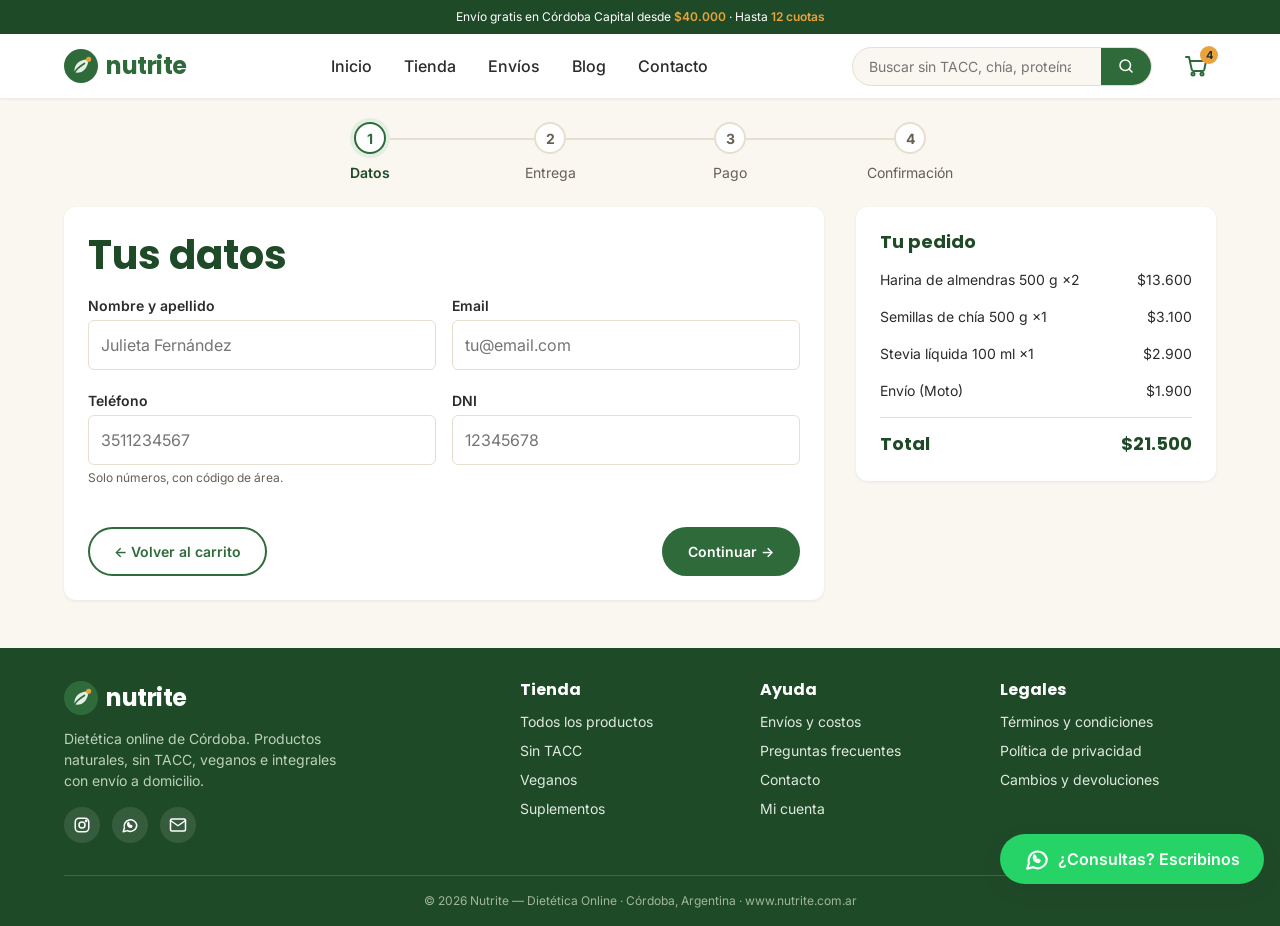
<file: checkout.html>
<!DOCTYPE html>
<html lang="es">
<head>
  <meta charset="UTF-8">
  <meta name="viewport" content="width=device-width, initial-scale=1.0">
  <meta name="description" content="Finalizá tu compra en Nutrite.">
  <title>Checkout | Nutrite — Dietética Online</title>
  <link rel="icon" href="assets/img/logo.svg" type="image/svg+xml">
  <link rel="preconnect" href="https://fonts.googleapis.com">
  <link rel="preconnect" href="https://fonts.gstatic.com" crossorigin>
  <link href="https://fonts.googleapis.com/css2?family=Inter:wght@400;500;600;700&family=Poppins:wght@600;700&display=swap" rel="stylesheet">
  <link rel="stylesheet" href="assets/css/main.css">
</head>
<body>
  <div class="barra-promo">
    Envío gratis en Córdoba Capital desde <span class="barra-promo__destacado">$40.000</span> · Hasta <span class="barra-promo__destacado">12 cuotas</span>
  </div>

  <header class="header">
    <div class="header__contenido l-contenedor">
      <input type="checkbox" id="menu-toggle" class="header__toggle-input">
      <label for="menu-toggle" class="header__toggle" aria-label="Abrir menú">
        <span class="header__toggle-linea"></span>
        <span class="header__toggle-linea"></span>
        <span class="header__toggle-linea"></span>
      </label>

      <a href="index.html" class="logo" aria-label="Nutrite - Inicio">
        <img class="logo__imagen" src="assets/img/logo.svg" alt="">
        <span class="logo__texto">nutrite</span>
      </a>

      <nav class="nav" aria-label="Navegación principal">
        <ul class="nav__lista">
          <li class="nav__item"><a class="nav__link" href="index.html">Inicio</a></li>
          <li class="nav__item"><a class="nav__link" href="catalogo.html">Tienda</a></li>
          <li class="nav__item"><a class="nav__link" href="carrito.html">Envíos</a></li>
          <li class="nav__item"><a class="nav__link" href="#">Blog</a></li>
          <li class="nav__item"><a class="nav__link" href="contacto.html">Contacto</a></li>
        </ul>
      </nav>

      <form class="buscador" action="catalogo.html" role="search">
        <label for="buscar" class="u-visualmente-oculto">Buscar productos</label>
        <input class="buscador__input" type="search" id="buscar" name="q" placeholder="Buscar sin TACC, chía, proteína...">
        <button class="buscador__boton" type="submit" aria-label="Buscar">
          <img class="buscador__icono" src="assets/img/iconos/buscar-blanco.svg" alt="">
        </button>
      </form>

      <a href="carrito.html" class="carrito-icono" aria-label="Ver carrito (3 productos)">
        <img class="carrito-icono__imagen" src="assets/img/iconos/carrito.svg" alt="">
        <span class="carrito-icono__contador" id="contador">3</span>
      </a>
    </div>
  </header>

  <main>
    <div class="l-contenedor">
      <ol class="stepper" aria-label="Pasos de la compra">
        <li class="stepper__paso stepper__paso--activo" aria-current="step">Datos</li>
        <li class="stepper__paso">Entrega</li>
        <li class="stepper__paso">Pago</li>
        <li class="stepper__paso">Confirmación</li>
      </ol>

      <div class="checkout">
        <div id="paneles">
          <section class="checkout__panel" id="panel-datos">
            <h1 class="checkout__titulo">Tus datos</h1>
            <form class="form" id="form-datos" novalidate>
              <div class="form__fila form__fila--2col">
                <div class="campo"><label class="campo__label" for="dato-nombre">Nombre y apellido</label><input class="campo__input" id="dato-nombre" name="nombre" type="text" autocomplete="name" placeholder="Julieta Fernández"><span class="campo__ayuda"></span></div>
                <div class="campo"><label class="campo__label" for="dato-email">Email</label><input class="campo__input" id="dato-email" name="email" type="email" autocomplete="email" placeholder="tu@email.com"><span class="campo__ayuda"></span></div>
              </div>
              <div class="form__fila form__fila--2col">
                <div class="campo"><label class="campo__label" for="dato-telefono">Teléfono</label><input class="campo__input" id="dato-telefono" name="telefono" type="tel" inputmode="numeric" autocomplete="tel" placeholder="3511234567"><span class="campo__ayuda">Solo números, con código de área.</span></div>
                <div class="campo"><label class="campo__label" for="dato-dni">DNI</label><input class="campo__input" id="dato-dni" name="dni" type="text" inputmode="numeric" placeholder="12345678"><span class="campo__ayuda"></span></div>
              </div>
              <div class="checkout__navegacion">
                <a class="btn btn--secundario" href="carrito.html">← Volver al carrito</a>
                <button class="btn btn--primario" type="submit">Continuar →</button>
              </div>
            </form>
          </section>

          <section class="checkout__panel" id="panel-entrega" hidden>
            <h1 class="checkout__titulo">Entrega</h1>
            <form class="form" id="form-entrega" novalidate>
              <div class="medios-pago" role="radiogroup" aria-label="Tipo de envío" id="opciones-entrega"></div>
              <div id="campos-direccion" class="form">
                <div class="form__fila form__fila--2col">
                  <div class="campo"><label class="campo__label" for="dir-calle">Calle y número</label><input class="campo__input" id="dir-calle" name="calle" type="text" autocomplete="street-address" placeholder="Av. Colón 1234"><span class="campo__ayuda"></span></div>
                  <div class="campo"><label class="campo__label" for="dir-ciudad">Ciudad</label><input class="campo__input" id="dir-ciudad" name="ciudad" type="text" placeholder="Córdoba"><span class="campo__ayuda"></span></div>
                </div>
                <div class="form__fila form__fila--2col">
                  <div class="campo"><label class="campo__label" for="dir-cp">Código postal</label><input class="campo__input" id="dir-cp" name="cp" type="text" inputmode="numeric" placeholder="5000"><span class="campo__ayuda"></span></div>
                  <div class="campo"><label class="campo__label" for="dir-notas">Aclaraciones (opcional)</label><input class="campo__input" id="dir-notas" name="notas" type="text" placeholder="Piso, timbre, horario"></div>
                </div>
              </div>
              <div class="checkout__navegacion">
                <button class="btn btn--secundario" type="button" data-ir-paso="0">← Volver</button>
                <button class="btn btn--primario" type="submit">Continuar →</button>
              </div>
            </form>
          </section>

          <section class="checkout__panel" id="panel-pago" hidden>
            <h1 class="checkout__titulo">Método de pago</h1>
            <div class="medios-pago" role="radiogroup">
              <label class="medio-pago"><input type="radio" name="pago" value="credito" checked><img class="medio-pago__icono" src="assets/img/iconos/tarjeta.svg" alt=""><span><span class="medio-pago__nombre">Tarjeta de crédito</span><span class="medio-pago__detalle">Hasta 12 cuotas</span></span></label>
              <label class="medio-pago"><input type="radio" name="pago" value="debito"><img class="medio-pago__icono" src="assets/img/iconos/tarjeta.svg" alt=""><span><span class="medio-pago__nombre">Tarjeta de débito</span><span class="medio-pago__detalle">Pago en 1 cuota</span></span></label>
              <label class="medio-pago"><input type="radio" name="pago" value="transferencia"><img class="medio-pago__icono" src="assets/img/iconos/transferencia.svg" alt=""><span><span class="medio-pago__nombre">Transferencia</span><span class="medio-pago__detalle">10% de descuento</span></span></label>
              <label class="medio-pago"><input type="radio" name="pago" value="billetera"><img class="medio-pago__icono" src="assets/img/iconos/billetera.svg" alt=""><span><span class="medio-pago__nombre">Billetera virtual</span><span class="medio-pago__detalle">Mercado Pago, MODO</span></span></label>
            </div>

            <table class="cuotas" id="tabla-cuotas">
              <caption class="cuotas__titulo">Cuotas disponibles con tarjeta de crédito</caption>
              <thead><tr><th>Plan</th><th>Valor cuota</th><th>Total</th><th>Interés</th></tr></thead>
              <tbody id="cuerpo-cuotas">
              </tbody>
            </table>

            <div class="checkout__navegacion">
              <button class="btn btn--secundario" type="button" data-ir-paso="1">← Volver</button>
              <button class="btn btn--primario" id="btn-continuar" type="button">Confirmar compra →</button>
            </div>
          </section>

          <section class="checkout__panel" id="panel-confirmacion" hidden></section>
        </div>

        <aside class="resumen" id="resumen-pedido">
        </aside>
      </div>
    </div>
  </main>

  <footer class="footer">
    <div class="l-contenedor">
      <div class="footer__grilla">
        <div class="footer__marca">
          <a href="index.html" class="logo logo--footer">
            <img class="logo__imagen" src="assets/img/logo.svg" alt="">
            <span class="logo__texto logo__texto--claro">nutrite</span>
          </a>
          <p class="footer__descripcion">Dietética online de Córdoba. Productos naturales, sin TACC, veganos e integrales con envío a domicilio.</p>
          <div class="footer__redes">
            <a class="footer__red" href="https://www.instagram.com/nutrite_dieteticaonline" aria-label="Instagram"><img class="footer__red-icono" src="assets/img/iconos/camara-blanco.svg" alt=""></a>
            <a class="footer__red" href="#" aria-label="WhatsApp"><img class="footer__red-icono" src="assets/img/iconos/chat-blanco.svg" alt=""></a>
            <a class="footer__red" href="#" aria-label="Email"><img class="footer__red-icono" src="assets/img/iconos/mail-blanco.svg" alt=""></a>
          </div>
        </div>
        <div>
          <h3 class="footer__titulo">Tienda</h3>
          <ul class="footer__lista">
            <li><a class="footer__link" href="catalogo.html">Todos los productos</a></li>
            <li><a class="footer__link" href="catalogo.html">Sin TACC</a></li>
            <li><a class="footer__link" href="catalogo.html">Veganos</a></li>
            <li><a class="footer__link" href="catalogo.html">Suplementos</a></li>
          </ul>
        </div>
        <div>
          <h3 class="footer__titulo">Ayuda</h3>
          <ul class="footer__lista">
            <li><a class="footer__link" href="carrito.html">Envíos y costos</a></li>
            <li><a class="footer__link" href="contacto.html">Preguntas frecuentes</a></li>
            <li><a class="footer__link" href="contacto.html">Contacto</a></li>
            <li><a class="footer__link" href="#">Mi cuenta</a></li>
          </ul>
        </div>
        <div>
          <h3 class="footer__titulo">Legales</h3>
          <ul class="footer__lista">
            <li><a class="footer__link" href="#">Términos y condiciones</a></li>
            <li><a class="footer__link" href="#">Política de privacidad</a></li>
            <li><a class="footer__link" href="#">Cambios y devoluciones</a></li>
          </ul>
        </div>
      </div>
      <p class="footer__legal">© 2026 Nutrite — Dietética Online · Córdoba, Argentina · www.nutrite.com.ar</p>
    </div>
  </footer>

  <a class="whatsapp-flotante" href="#" aria-label="Consultar por WhatsApp">
    <img class="whatsapp-flotante__icono" src="assets/img/iconos/chat-blanco.svg" alt="">
    <span class="whatsapp-flotante__texto">¿Consultas? Escribinos</span>
  </a>
  <script type="module" src="assets/js/checkout.js"></script>
</body>
</html>
</file>
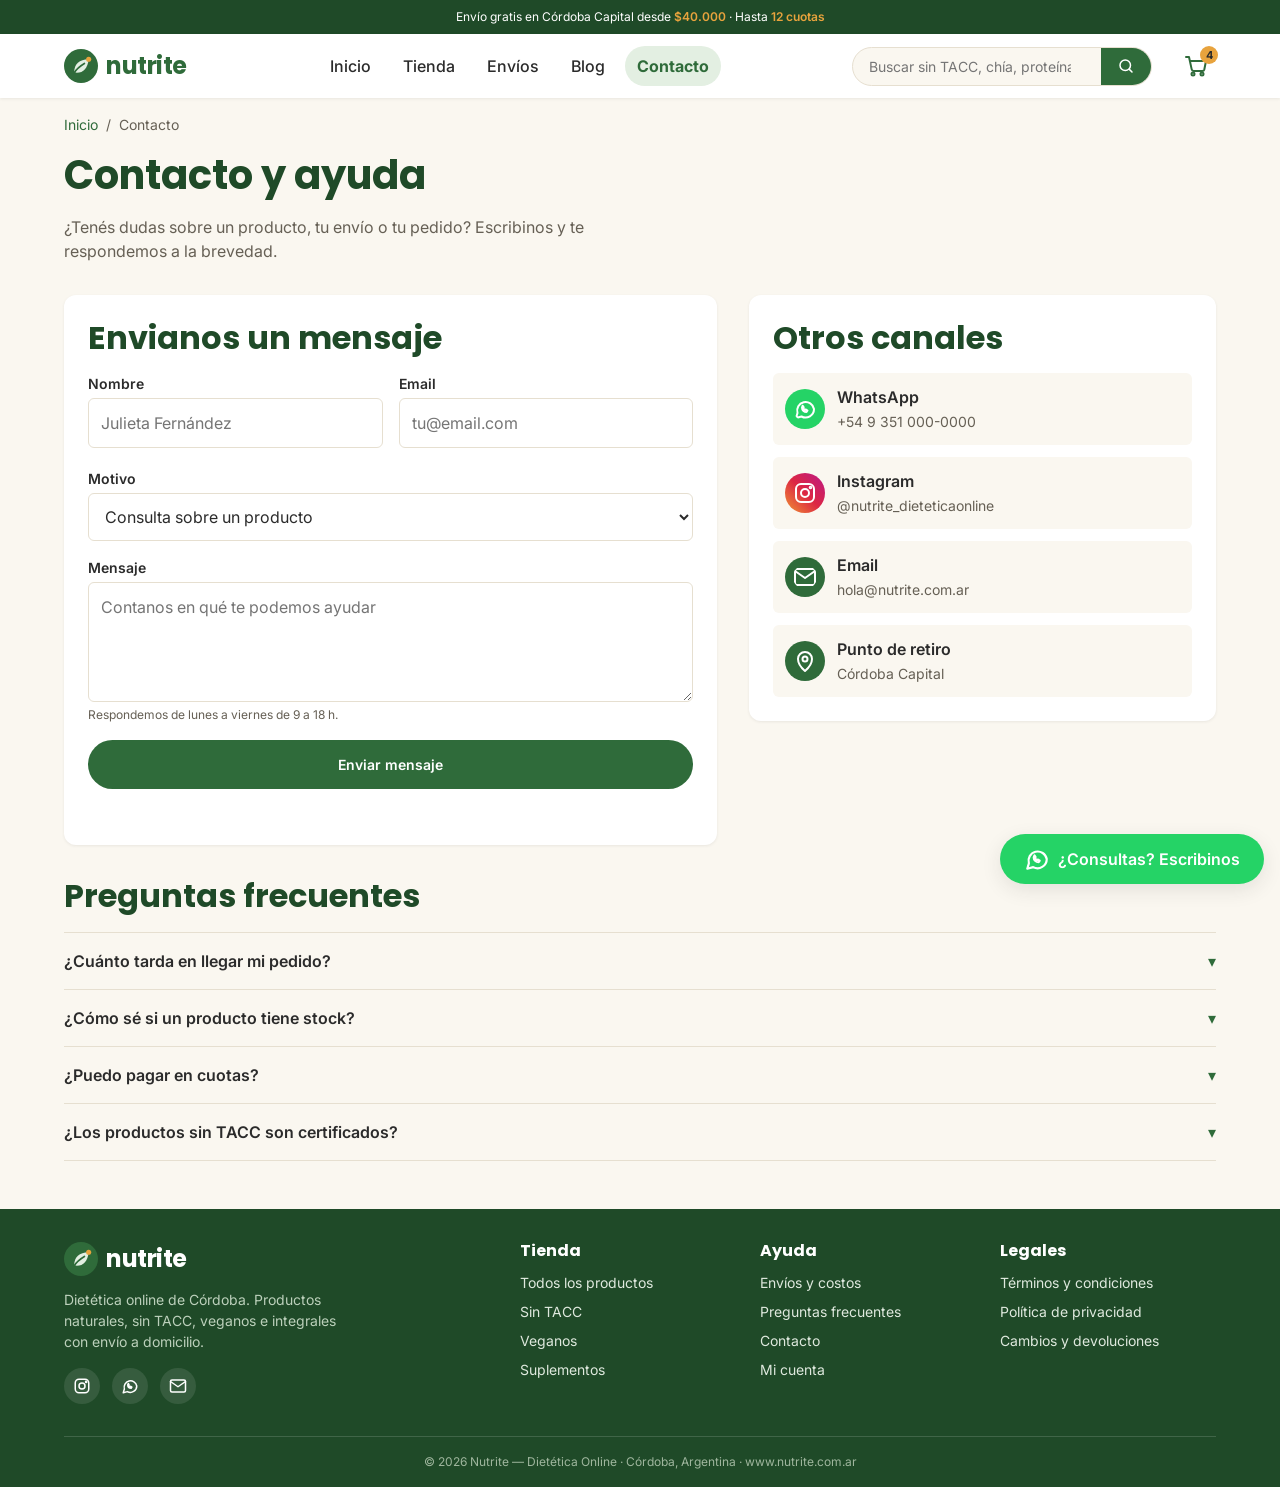
<file: contacto.html>
<!DOCTYPE html>
<html lang="es">
<head>
  <meta charset="UTF-8">
  <meta name="viewport" content="width=device-width, initial-scale=1.0">
  <meta name="description" content="Contactá a Nutrite por WhatsApp, Instagram o email. Preguntas frecuentes.">
  <title>Contacto | Nutrite — Dietética Online</title>
  <link rel="icon" href="assets/img/logo.svg" type="image/svg+xml">
  <link rel="preconnect" href="https://fonts.googleapis.com">
  <link rel="preconnect" href="https://fonts.gstatic.com" crossorigin>
  <link href="https://fonts.googleapis.com/css2?family=Inter:wght@400;500;600;700&family=Poppins:wght@600;700&display=swap" rel="stylesheet">
  <link rel="stylesheet" href="assets/css/main.css">
</head>
<body>
  <div class="barra-promo">
    Envío gratis en Córdoba Capital desde <span class="barra-promo__destacado">$40.000</span> · Hasta <span class="barra-promo__destacado">12 cuotas</span>
  </div>

  <header class="header">
    <div class="header__contenido l-contenedor">
      <input type="checkbox" id="menu-toggle" class="header__toggle-input">
      <label for="menu-toggle" class="header__toggle" aria-label="Abrir menú">
        <span class="header__toggle-linea"></span>
        <span class="header__toggle-linea"></span>
        <span class="header__toggle-linea"></span>
      </label>

      <a href="index.html" class="logo" aria-label="Nutrite - Inicio">
        <img class="logo__imagen" src="assets/img/logo.svg" alt="">
        <span class="logo__texto">nutrite</span>
      </a>

      <nav class="nav" aria-label="Navegación principal">
        <ul class="nav__lista">
          <li class="nav__item"><a class="nav__link" href="index.html">Inicio</a></li>
          <li class="nav__item"><a class="nav__link" href="catalogo.html">Tienda</a></li>
          <li class="nav__item"><a class="nav__link" href="carrito.html">Envíos</a></li>
          <li class="nav__item"><a class="nav__link" href="#">Blog</a></li>
          <li class="nav__item"><a class="nav__link nav__link--activo" href="contacto.html">Contacto</a></li>
        </ul>
      </nav>

      <form class="buscador" action="catalogo.html" role="search">
        <label for="buscar" class="u-visualmente-oculto">Buscar productos</label>
        <input class="buscador__input" type="search" id="buscar" name="q" placeholder="Buscar sin TACC, chía, proteína...">
        <button class="buscador__boton" type="submit" aria-label="Buscar">
          <img class="buscador__icono" src="assets/img/iconos/buscar-blanco.svg" alt="">
        </button>
      </form>

      <a href="carrito.html" class="carrito-icono" aria-label="Ver carrito (3 productos)">
        <img class="carrito-icono__imagen" src="assets/img/iconos/carrito.svg" alt="">
        <span class="carrito-icono__contador">3</span>
      </a>
    </div>
  </header>

  <main>
    <div class="l-contenedor">
      <nav class="breadcrumb" aria-label="Migas de pan">
        <ol class="breadcrumb__lista"><li class="breadcrumb__item"><a class="breadcrumb__link" href="index.html">Inicio</a></li><li class="breadcrumb__item">Contacto</li></ol>
      </nav>
      <h1>Contacto y ayuda</h1>
      <p class="contacto__intro u-mt-4">¿Tenés dudas sobre un producto, tu envío o tu pedido? Escribinos y te respondemos a la brevedad.</p>

      <div class="contacto u-mt-6">
        <section class="contacto__panel">
          <h2>Envianos un mensaje</h2>
          <form class="form u-mt-4" id="form-contacto" novalidate>
            <div class="form__fila form__fila--2col">
              <div class="campo"><label class="campo__label" for="nombre">Nombre</label><input class="campo__input" id="nombre" name="nombre" type="text" placeholder="Julieta Fernández"><span class="campo__ayuda"></span></div>
              <div class="campo"><label class="campo__label" for="email">Email</label><input class="campo__input" id="email" name="email" type="email" placeholder="tu@email.com"><span class="campo__ayuda"></span></div>
            </div>
            <div class="campo"><label class="campo__label" for="motivo">Motivo</label>
              <select class="campo__select" id="motivo" name="motivo"><option>Consulta sobre un producto</option><option>Estado de mi pedido</option><option>Cambios y devoluciones</option><option>Otro</option></select></div>
            <div class="campo"><label class="campo__label" for="mensaje">Mensaje</label><textarea class="campo__textarea" id="mensaje" name="mensaje" placeholder="Contanos en qué te podemos ayudar"></textarea>
              <span class="campo__ayuda">Respondemos de lunes a viernes de 9 a 18 h.</span></div>
            <button class="btn btn--primario" type="submit">Enviar mensaje</button>
            <p class="calculadora-envio__mensaje" id="contacto-estado" role="status"></p>
          </form>
        </section>

        <aside class="contacto__panel">
          <h2>Otros canales</h2>
          <div class="contacto__canales">
            <a class="canal" href="#"><img class="canal__icono canal__icono--whatsapp" src="assets/img/iconos/chat-blanco.svg" alt=""><span><span class="canal__nombre">WhatsApp</span><br><span class="canal__dato">+54 9 351 000-0000</span></span></a>
            <a class="canal" href="https://www.instagram.com/nutrite_dieteticaonline"><img class="canal__icono canal__icono--instagram" src="assets/img/iconos/camara-blanco.svg" alt=""><span><span class="canal__nombre">Instagram</span><br><span class="canal__dato">@nutrite_dieteticaonline</span></span></a>
            <a class="canal" href="#"><img class="canal__icono" src="assets/img/iconos/mail-blanco.svg" alt=""><span><span class="canal__nombre">Email</span><br><span class="canal__dato">hola@nutrite.com.ar</span></span></a>
            <div class="canal"><img class="canal__icono" src="assets/img/iconos/ubicacion-blanco.svg" alt=""><span><span class="canal__nombre">Punto de retiro</span><br><span class="canal__dato">Córdoba Capital</span></span></div>
          </div>
        </aside>
      </div>

      <section class="faq">
        <h2 class="faq__titulo">Preguntas frecuentes</h2>
        <div class="acordeon">
          <details class="acordeon__item"><summary class="acordeon__titulo">¿Cuánto tarda en llegar mi pedido?</summary><div class="acordeon__contenido"><p>En Córdoba Capital entregamos en moto en 24 h hábiles. Al interior, por correo, entre 3 y 5 días hábiles.</p></div></details>
          <details class="acordeon__item"><summary class="acordeon__titulo">¿Cómo sé si un producto tiene stock?</summary><div class="acordeon__contenido"><p>Cada producto muestra su disponibilidad en tiempo real: En stock, Últimas unidades o Sin stock.</p></div></details>
          <details class="acordeon__item"><summary class="acordeon__titulo">¿Puedo pagar en cuotas?</summary><div class="acordeon__contenido"><p>Sí, con tarjeta de crédito hasta 12 cuotas; 3 cuotas sin interés en todos los productos.</p></div></details>
          <details class="acordeon__item"><summary class="acordeon__titulo">¿Los productos sin TACC son certificados?</summary><div class="acordeon__contenido"><p>Sí, todos los productos marcados como Sin TACC cuentan con el logo oficial en su envase.</p></div></details>
        </div>
      </section>
    </div>
  </main>

  <footer class="footer">
    <div class="l-contenedor">
      <div class="footer__grilla">
        <div class="footer__marca">
          <a href="index.html" class="logo logo--footer">
            <img class="logo__imagen" src="assets/img/logo.svg" alt="">
            <span class="logo__texto logo__texto--claro">nutrite</span>
          </a>
          <p class="footer__descripcion">Dietética online de Córdoba. Productos naturales, sin TACC, veganos e integrales con envío a domicilio.</p>
          <div class="footer__redes">
            <a class="footer__red" href="https://www.instagram.com/nutrite_dieteticaonline" aria-label="Instagram"><img class="footer__red-icono" src="assets/img/iconos/camara-blanco.svg" alt=""></a>
            <a class="footer__red" href="#" aria-label="WhatsApp"><img class="footer__red-icono" src="assets/img/iconos/chat-blanco.svg" alt=""></a>
            <a class="footer__red" href="#" aria-label="Email"><img class="footer__red-icono" src="assets/img/iconos/mail-blanco.svg" alt=""></a>
          </div>
        </div>
        <div>
          <h3 class="footer__titulo">Tienda</h3>
          <ul class="footer__lista">
            <li><a class="footer__link" href="catalogo.html">Todos los productos</a></li>
            <li><a class="footer__link" href="catalogo.html">Sin TACC</a></li>
            <li><a class="footer__link" href="catalogo.html">Veganos</a></li>
            <li><a class="footer__link" href="catalogo.html">Suplementos</a></li>
          </ul>
        </div>
        <div>
          <h3 class="footer__titulo">Ayuda</h3>
          <ul class="footer__lista">
            <li><a class="footer__link" href="carrito.html">Envíos y costos</a></li>
            <li><a class="footer__link" href="contacto.html">Preguntas frecuentes</a></li>
            <li><a class="footer__link" href="contacto.html">Contacto</a></li>
            <li><a class="footer__link" href="#">Mi cuenta</a></li>
          </ul>
        </div>
        <div>
          <h3 class="footer__titulo">Legales</h3>
          <ul class="footer__lista">
            <li><a class="footer__link" href="#">Términos y condiciones</a></li>
            <li><a class="footer__link" href="#">Política de privacidad</a></li>
            <li><a class="footer__link" href="#">Cambios y devoluciones</a></li>
          </ul>
        </div>
      </div>
      <p class="footer__legal">© 2026 Nutrite — Dietética Online · Córdoba, Argentina · www.nutrite.com.ar</p>
    </div>
  </footer>

  <a class="whatsapp-flotante" href="#" aria-label="Consultar por WhatsApp">
    <img class="whatsapp-flotante__icono" src="assets/img/iconos/chat-blanco.svg" alt="">
    <span class="whatsapp-flotante__texto">¿Consultas? Escribinos</span>
  </a>
  <script type="module" src="assets/js/contacto.js"></script>
</body>
</html>
</file>
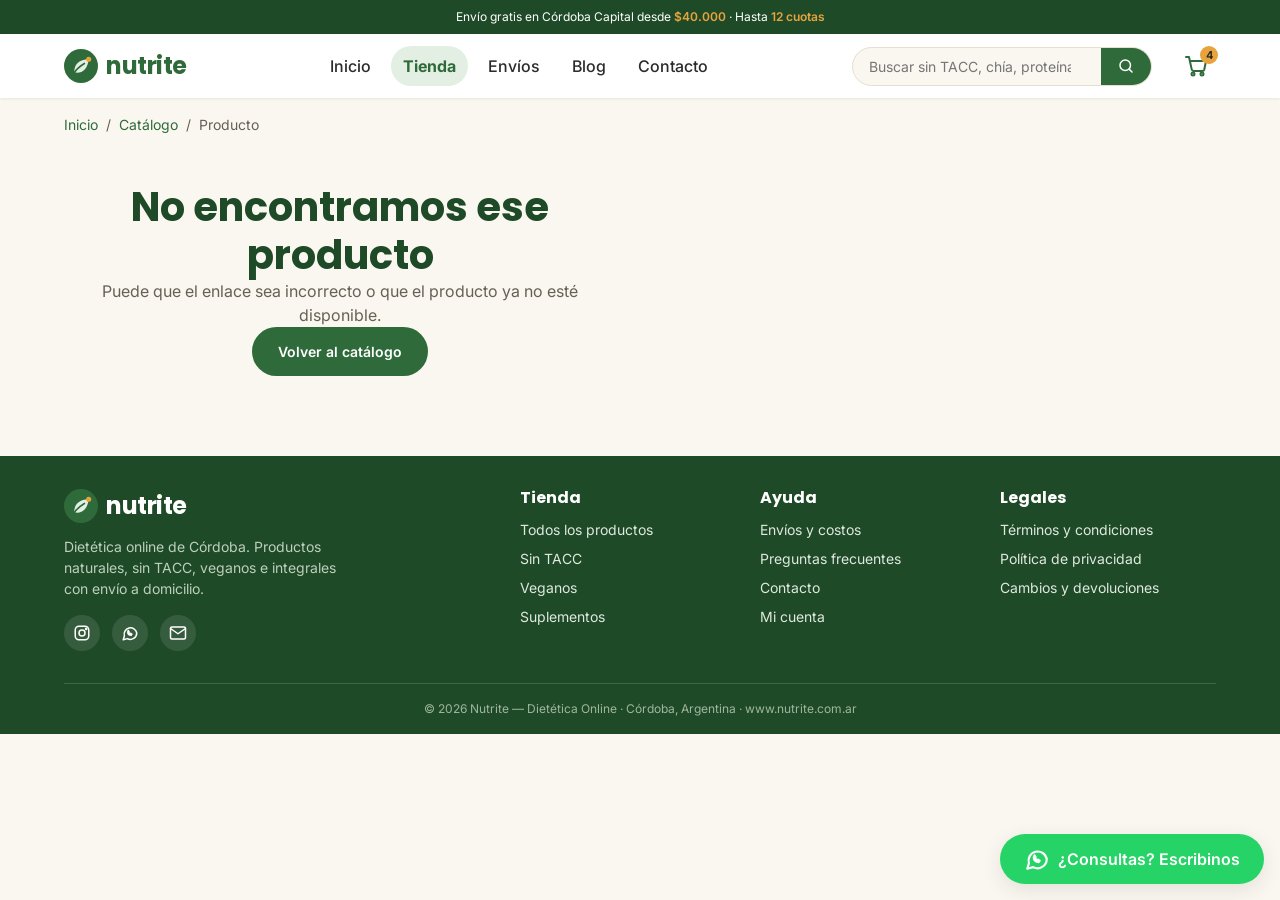
<file: producto.html>
<!DOCTYPE html>
<html lang="es">
<head>
  <meta charset="UTF-8">
  <meta name="viewport" content="width=device-width, initial-scale=1.0">
  <meta name="description" content="Harina de almendras sin TACC y vegana. Consultá stock, envío y cuotas.">
  <title>Harina de almendras 500 g | Nutrite — Dietética Online</title>
  <link rel="icon" href="assets/img/logo.svg" type="image/svg+xml">
  <link rel="preconnect" href="https://fonts.googleapis.com">
  <link rel="preconnect" href="https://fonts.gstatic.com" crossorigin>
  <link href="https://fonts.googleapis.com/css2?family=Inter:wght@400;500;600;700&family=Poppins:wght@600;700&display=swap" rel="stylesheet">
  <link rel="stylesheet" href="assets/css/main.css">
</head>
<body>
  <div class="barra-promo">
    Envío gratis en Córdoba Capital desde <span class="barra-promo__destacado">$40.000</span> · Hasta <span class="barra-promo__destacado">12 cuotas</span>
  </div>

  <header class="header">
    <div class="header__contenido l-contenedor">
      <input type="checkbox" id="menu-toggle" class="header__toggle-input">
      <label for="menu-toggle" class="header__toggle" aria-label="Abrir menú">
        <span class="header__toggle-linea"></span>
        <span class="header__toggle-linea"></span>
        <span class="header__toggle-linea"></span>
      </label>

      <a href="index.html" class="logo" aria-label="Nutrite - Inicio">
        <img class="logo__imagen" src="assets/img/logo.svg" alt="">
        <span class="logo__texto">nutrite</span>
      </a>

      <nav class="nav" aria-label="Navegación principal">
        <ul class="nav__lista">
          <li class="nav__item"><a class="nav__link" href="index.html">Inicio</a></li>
          <li class="nav__item"><a class="nav__link nav__link--activo" href="catalogo.html">Tienda</a></li>
          <li class="nav__item"><a class="nav__link" href="carrito.html">Envíos</a></li>
          <li class="nav__item"><a class="nav__link" href="#">Blog</a></li>
          <li class="nav__item"><a class="nav__link" href="contacto.html">Contacto</a></li>
        </ul>
      </nav>

      <form class="buscador" action="catalogo.html" role="search">
        <label for="buscar" class="u-visualmente-oculto">Buscar productos</label>
        <input class="buscador__input" type="search" id="buscar" name="q" placeholder="Buscar sin TACC, chía, proteína...">
        <button class="buscador__boton" type="submit" aria-label="Buscar">
          <img class="buscador__icono" src="assets/img/iconos/buscar-blanco.svg" alt="">
        </button>
      </form>

      <a href="carrito.html" class="carrito-icono" aria-label="Ver carrito (3 productos)">
        <img class="carrito-icono__imagen" src="assets/img/iconos/carrito.svg" alt="">
        <span class="carrito-icono__contador">0</span>
      </a>
    </div>
  </header>

  <main>
    <div class="l-contenedor">
      <nav class="breadcrumb" aria-label="Migas de pan">
        <ol class="breadcrumb__lista"><li class="breadcrumb__item"><a class="breadcrumb__link" href="index.html">Inicio</a></li><li class="breadcrumb__item"><a class="breadcrumb__link" href="catalogo.html" id="miga-categoria">Catálogo</a></li><li class="breadcrumb__item" id="miga-producto">Producto</li></ol>
      </nav>

      <article class="producto" id="detalle-producto"></article>

      <section class="l-seccion" id="seccion-relacionados">
        <div class="l-seccion__titulo"><h2>También te puede interesar</h2></div>
        <div class="l-grilla" id="grilla-relacionados"></div>
      </section>
    </div>
  </main>

  <footer class="footer">
    <div class="l-contenedor">
      <div class="footer__grilla">
        <div class="footer__marca">
          <a href="index.html" class="logo logo--footer">
            <img class="logo__imagen" src="assets/img/logo.svg" alt="">
            <span class="logo__texto logo__texto--claro">nutrite</span>
          </a>
          <p class="footer__descripcion">Dietética online de Córdoba. Productos naturales, sin TACC, veganos e integrales con envío a domicilio.</p>
          <div class="footer__redes">
            <a class="footer__red" href="https://www.instagram.com/nutrite_dieteticaonline" aria-label="Instagram"><img class="footer__red-icono" src="assets/img/iconos/camara-blanco.svg" alt=""></a>
            <a class="footer__red" href="#" aria-label="WhatsApp"><img class="footer__red-icono" src="assets/img/iconos/chat-blanco.svg" alt=""></a>
            <a class="footer__red" href="#" aria-label="Email"><img class="footer__red-icono" src="assets/img/iconos/mail-blanco.svg" alt=""></a>
          </div>
        </div>
        <div>
          <h3 class="footer__titulo">Tienda</h3>
          <ul class="footer__lista">
            <li><a class="footer__link" href="catalogo.html">Todos los productos</a></li>
            <li><a class="footer__link" href="catalogo.html">Sin TACC</a></li>
            <li><a class="footer__link" href="catalogo.html">Veganos</a></li>
            <li><a class="footer__link" href="catalogo.html">Suplementos</a></li>
          </ul>
        </div>
        <div>
          <h3 class="footer__titulo">Ayuda</h3>
          <ul class="footer__lista">
            <li><a class="footer__link" href="carrito.html">Envíos y costos</a></li>
            <li><a class="footer__link" href="contacto.html">Preguntas frecuentes</a></li>
            <li><a class="footer__link" href="contacto.html">Contacto</a></li>
            <li><a class="footer__link" href="#">Mi cuenta</a></li>
          </ul>
        </div>
        <div>
          <h3 class="footer__titulo">Legales</h3>
          <ul class="footer__lista">
            <li><a class="footer__link" href="#">Términos y condiciones</a></li>
            <li><a class="footer__link" href="#">Política de privacidad</a></li>
            <li><a class="footer__link" href="#">Cambios y devoluciones</a></li>
          </ul>
        </div>
      </div>
      <p class="footer__legal">© 2026 Nutrite — Dietética Online · Córdoba, Argentina · www.nutrite.com.ar</p>
    </div>
  </footer>

  <a class="whatsapp-flotante" href="#" aria-label="Consultar por WhatsApp">
    <img class="whatsapp-flotante__icono" src="assets/img/iconos/chat-blanco.svg" alt="">
    <span class="whatsapp-flotante__texto">¿Consultas? Escribinos</span>
  </a>
  <script type="module" src="assets/js/producto.js"></script>
</body>
</html>
</file>
<file: assets/css/main.css>
/* =========================================================
   NUTRITE — Hoja de estilos principal (unificada)
   Antes se cargaba en 19 archivos CSS separados;
   se unificó en un solo archivo para evitar 19 requests HTTP
   extra en cascada al cargar la página.
   Metodología de nombres: BEM + prefijos (l-, u-, is-)
   ========================================================= */


/* ---- 1. Base — variables ---- */
/* =========================================================
   Variables (design tokens)
   Centralizan colores, tipografías, espaciados y breakpoints
   de referencia para mantener coherencia visual.
   ========================================================= */
:root {
  /* Paleta de marca */
  --color-primario: #2f6b3a;        /* verde hoja */
  --color-primario-oscuro: #1f4a28;
  --color-primario-claro: #e3efe2;
  --color-acento: #e8a33d;          /* miel */
  --color-acento-claro: #fcf1dd;

  /* Neutros */
  --color-fondo: #faf7f0;           /* crema */
  --color-superficie: #ffffff;
  --color-texto: #2b2b2b;
  --color-texto-suave: #666055;
  --color-borde: #e6dfd0;

  /* Estados de stock (Req. 2) */
  --color-stock-ok: #2f8f46;
  --color-stock-bajo: #c77a0a;
  --color-stock-sin: #c0392b;

  /* Tipografía */
  --fuente-titulos: "Poppins", system-ui, sans-serif;
  --fuente-texto: "Inter", system-ui, sans-serif;
  --texto-xs: 0.75rem;
  --texto-sm: 0.875rem;
  --texto-base: 1rem;
  --texto-lg: 1.125rem;
  --texto-xl: 1.5rem;
  --texto-2xl: 2rem;
  --texto-3xl: 2.5rem;

  /* Espaciado (escala de 4px) */
  --esp-1: 0.25rem;
  --esp-2: 0.5rem;
  --esp-3: 0.75rem;
  --esp-4: 1rem;
  --esp-5: 1.5rem;
  --esp-6: 2rem;
  --esp-7: 3rem;
  --esp-8: 4rem;

  /* Bordes y sombras */
  --radio-sm: 6px;
  --radio-md: 12px;
  --radio-lg: 20px;
  --radio-pill: 999px;
  --sombra-sm: 0 1px 3px rgba(43, 43, 43, 0.08);
  --sombra-md: 0 6px 20px rgba(43, 43, 43, 0.10);

  /* Layout */
  --ancho-max: 1200px;
  --alto-header: 64px;
  --transicion: 0.2s ease;
}

/* Breakpoints usados en los media queries (mobile-first):
   - Tablet chica:  min-width: 600px
   - Tablet:        min-width: 768px
   - Escritorio:    min-width: 1024px
   - Escritorio XL: min-width: 1280px */


/* ---- 1. Base — reset ---- */
/* Reset mínimo y moderno */
*,
*::before,
*::after { box-sizing: border-box; }

* { margin: 0; padding: 0; }

html { -webkit-text-size-adjust: 100%; scroll-behavior: smooth; }

body { min-height: 100vh; line-height: 1.5; }

img, svg, picture { display: block; max-width: 100%; height: auto; }

input, button, select, textarea { font: inherit; color: inherit; }

button { cursor: pointer; background: none; border: none; }

a { color: inherit; text-decoration: none; }

ul, ol { list-style: none; }

table { border-collapse: collapse; width: 100%; }


/* ---- 1. Base — tipografía ---- */
/* Tipografía base */
body {
  font-family: var(--fuente-texto);
  font-size: var(--texto-base);
  color: var(--color-texto);
  background-color: var(--color-fondo);
}

h1, h2, h3, h4 {
  font-family: var(--fuente-titulos);
  line-height: 1.2;
  color: var(--color-primario-oscuro);
}

h1 { font-size: var(--texto-2xl); }
h2 { font-size: var(--texto-xl); }
h3 { font-size: var(--texto-lg); }

p { color: var(--color-texto-suave); }

strong { color: var(--color-texto); }

:focus-visible {
  outline: 3px solid var(--color-acento);
  outline-offset: 2px;
}

@media (min-width: 1024px) {
  h1 { font-size: var(--texto-3xl); }
  h2 { font-size: var(--texto-2xl); }
}


/* ---- 2. Layout ---- */
/* =========================================================
   Layout (prefijo l-): contenedores y grillas genéricas
   ========================================================= */
.l-contenedor {
  width: 100%;
  max-width: var(--ancho-max);
  margin-inline: auto;
  padding-inline: var(--esp-4);
}

.l-seccion { padding-block: var(--esp-6); }

.l-seccion__titulo {
  margin-bottom: var(--esp-5);
  display: flex;
  justify-content: space-between;
  align-items: baseline;
  gap: var(--esp-4);
}

.l-seccion__link {
  font-size: var(--texto-sm);
  font-weight: 600;
  color: var(--color-primario);
  white-space: nowrap;
}

/* Grilla de productos: 2 col mobile → 3 tablet → 4 desktop */
.l-grilla {
  display: grid;
  grid-template-columns: repeat(2, 1fr);
  gap: var(--esp-3);
}

/* Breadcrumb (migas de pan) */
.breadcrumb {
  display: flex;
  flex-wrap: wrap;
  gap: var(--esp-2);
  font-size: var(--texto-sm);
  color: var(--color-texto-suave);
  padding-block: var(--esp-4);
}
.breadcrumb__item:not(:last-child)::after { content: "/"; margin-left: var(--esp-2); }
.breadcrumb__link { color: var(--color-primario); }
.breadcrumb__link:hover { text-decoration: underline; }

@media (min-width: 600px) {
  .l-contenedor { padding-inline: var(--esp-5); }
  .l-grilla { grid-template-columns: repeat(3, 1fr); gap: var(--esp-4); }
}

@media (min-width: 768px) {
  .l-grilla { grid-template-columns: repeat(4, 1fr); }
}

@media (min-width: 1024px) {
  .l-seccion { padding-block: var(--esp-8); }
  .l-grilla { gap: var(--esp-5); }
}

/* Modificadores de layout */
.l-seccion--sin-arriba { padding-top: 0; }
.breadcrumb__lista { display: contents; }


/* ---- 2. Layout — header ---- */
/* =========================================================
   Bloque: header  (+ bloques anidados: barra-promo, logo,
   nav, buscador, carrito-icono)
   Menú mobile resuelto solo con CSS (checkbox + :checked)
   ========================================================= */
.barra-promo {
  background: var(--color-primario-oscuro);
  color: #fff;
  font-size: var(--texto-xs);
  text-align: center;
  padding: var(--esp-2) var(--esp-4);
}
.barra-promo__destacado { color: var(--color-acento); font-weight: 600; }

.header {
  position: sticky;
  top: 0;
  z-index: 100;
  background: var(--color-superficie);
  box-shadow: var(--sombra-sm);
}

.header__contenido {
  position: relative;
  display: grid;
  grid-template-columns: auto 1fr auto;
  grid-template-areas:
    "toggle logo carrito"
    "buscador buscador buscador";
  align-items: center;
  gap: var(--esp-3);
  padding-block: var(--esp-3);
}

/* --- Botón hamburguesa (solo mobile) --- */
.header__toggle-input { position: absolute; opacity: 0; pointer-events: none; }

.header__toggle {
  grid-area: toggle;
  display: flex;
  flex-direction: column;
  justify-content: center;
  gap: 5px;
  width: 40px;
  height: 40px;
  padding: 8px;
  cursor: pointer;
  border-radius: var(--radio-sm);
}
.header__toggle-linea {
  display: block;
  height: 2px;
  background: var(--color-primario-oscuro);
  border-radius: 2px;
  transition: transform var(--transicion), opacity var(--transicion);
}
.header__toggle-input:focus-visible + .header__toggle { outline: 3px solid var(--color-acento); }

/* Animación hamburguesa → X */
.header__toggle-input:checked + .header__toggle .header__toggle-linea:nth-child(1) { transform: translateY(7px) rotate(45deg); }
.header__toggle-input:checked + .header__toggle .header__toggle-linea:nth-child(2) { opacity: 0; }
.header__toggle-input:checked + .header__toggle .header__toggle-linea:nth-child(3) { transform: translateY(-7px) rotate(-45deg); }

/* --- Logo --- */
.logo {
  grid-area: logo;
  display: flex;
  align-items: center;
  gap: var(--esp-2);
  justify-self: center;
}
.logo__imagen { width: 34px; height: 34px; }
.logo__texto {
  font-family: var(--fuente-titulos);
  font-weight: 700;
  font-size: var(--texto-xl);
  color: var(--color-primario);
  letter-spacing: -0.5px;
}
.logo__texto--claro { color: #fff; }

/* --- Navegación principal --- */
.nav {
  grid-area: nav;
  position: absolute;
  top: 100%;
  left: 0;
  right: 0;
  background: var(--color-superficie);
  border-top: 1px solid var(--color-borde);
  box-shadow: var(--sombra-md);
  max-height: 0;
  overflow: hidden;
  transition: max-height 0.3s ease;
}
.header__toggle-input:checked ~ .nav { max-height: 400px; }

.nav__lista { display: flex; flex-direction: column; }
.nav__link {
  display: block;
  padding: var(--esp-4);
  font-weight: 500;
  border-bottom: 1px solid var(--color-borde);
  transition: color var(--transicion), background var(--transicion);
}
.nav__link:hover { color: var(--color-primario); background: var(--color-primario-claro); }
.nav__link--activo { color: var(--color-primario); font-weight: 700; }

/* --- Buscador (Req. 1) --- */
.buscador {
  grid-area: buscador;
  display: flex;
  background: var(--color-fondo);
  border: 1px solid var(--color-borde);
  border-radius: var(--radio-pill);
  overflow: hidden;
}
.buscador__input {
  flex: 1;
  min-width: 0;
  border: none;
  background: transparent;
  padding: var(--esp-2) var(--esp-4);
  font-size: var(--texto-sm);
}
.buscador__input:focus { outline: none; }
.buscador:focus-within { border-color: var(--color-primario); box-shadow: 0 0 0 3px var(--color-primario-claro); }
.buscador__boton {
  display: grid;
  place-items: center;
  padding-inline: var(--esp-4);
  background: var(--color-primario);
  color: #fff;
}
.buscador__icono { width: 18px; height: 18px; }

/* --- Ícono de carrito (Req. 4: accesible desde cualquier pantalla) --- */
.carrito-icono {
  grid-area: carrito;
  position: relative;
  display: grid;
  place-items: center;
  width: 40px;
  height: 40px;
  border-radius: 50%;
  color: var(--color-primario-oscuro);
  transition: background var(--transicion);
}
.carrito-icono:hover { background: var(--color-primario-claro); }
.carrito-icono__imagen { width: 24px; height: 24px; }
.carrito-icono__contador {
  position: absolute;
  top: 0;
  right: -2px;
  min-width: 18px;
  height: 18px;
  padding-inline: 4px;
  border-radius: var(--radio-pill);
  background: var(--color-acento);
  color: var(--color-texto);
  font-size: 11px;
  font-weight: 700;
  display: grid;
  place-items: center;
}

/* ---------- Tablet ---------- */
@media (min-width: 600px) {
  .header__contenido {
    grid-template-columns: auto auto 1fr auto;
    grid-template-areas: "toggle logo buscador carrito";
    gap: var(--esp-4);
  }
  .logo { justify-self: start; }
}

/* ---------- Escritorio: menú horizontal, sin hamburguesa ---------- */
@media (min-width: 1024px) {
  .header__contenido {
    grid-template-columns: auto 1fr minmax(220px, 300px) auto;
    grid-template-areas: "logo nav buscador carrito";
    gap: var(--esp-5);
  }
  .header__toggle { display: none; }
  .nav {
    position: static;
    max-height: none;
    overflow: visible;
    border: none;
    box-shadow: none;
    background: transparent;
  }
  .nav__lista { flex-direction: row; justify-content: center; gap: var(--esp-2); }
  .nav__link {
    padding: var(--esp-2) var(--esp-3);
    border: none;
    border-radius: var(--radio-pill);
  }
  .nav__link--activo { background: var(--color-primario-claro); }
}


/* ---- 2. Layout — footer ---- */
/* Bloque: footer */
.footer {
  background: var(--color-primario-oscuro);
  color: #dfe9de;
  margin-top: var(--esp-7);
  padding-top: var(--esp-6);
}
.footer__grilla {
  display: grid;
  grid-template-columns: 1fr;
  gap: var(--esp-5);
}
.footer__descripcion { color: #bcd0bb; font-size: var(--texto-sm); margin-top: var(--esp-3); max-width: 32ch; }
.footer__titulo { color: #fff; font-size: var(--texto-base); margin-bottom: var(--esp-3); }
.footer__lista { display: flex; flex-direction: column; gap: var(--esp-2); font-size: var(--texto-sm); }
.footer__link { color: #dfe9de; transition: color var(--transicion); }
.footer__link:hover { color: var(--color-acento); }
.footer__redes { display: flex; gap: var(--esp-3); margin-top: var(--esp-4); }
.footer__red {
  display: grid; place-items: center;
  width: 36px; height: 36px;
  border-radius: 50%;
  background: rgba(255, 255, 255, 0.1);
  transition: background var(--transicion);
}
.footer__red:hover { background: var(--color-acento); }
.footer__red-icono { width: 18px; height: 18px; }
.footer__legal {
  margin-top: var(--esp-6);
  padding-block: var(--esp-4);
  border-top: 1px solid rgba(255, 255, 255, 0.15);
  font-size: var(--texto-xs);
  color: #9fb69e;
  text-align: center;
}

/* Botón flotante de WhatsApp (Req. 5) */
.whatsapp-flotante {
  position: fixed;
  right: var(--esp-4);
  bottom: var(--esp-4);
  z-index: 90;
  display: flex;
  align-items: center;
  gap: var(--esp-2);
  padding: var(--esp-3);
  border-radius: var(--radio-pill);
  background: #25d366;
  color: #fff;
  font-weight: 600;
  box-shadow: var(--sombra-md);
  transition: transform var(--transicion);
}
.whatsapp-flotante:hover { transform: scale(1.05); }
.whatsapp-flotante__icono { width: 26px; height: 26px; }
.whatsapp-flotante__texto { display: none; }

@media (min-width: 600px) {
  .footer__grilla { grid-template-columns: repeat(2, 1fr); }
}
@media (min-width: 1024px) {
  .footer__grilla { grid-template-columns: 2fr 1fr 1fr 1fr; }
  .whatsapp-flotante { padding: var(--esp-3) var(--esp-5); }
  .whatsapp-flotante__texto { display: inline; }
}
.logo--footer { justify-self: start; }


/* ---- 3. Componentes — botones ---- */
/* Bloque: btn  — modificadores de variante y tamaño */
.btn {
  display: inline-flex;
  align-items: center;
  justify-content: center;
  gap: var(--esp-2);
  padding: var(--esp-3) var(--esp-5);
  border-radius: var(--radio-pill);
  font-weight: 600;
  font-size: var(--texto-sm);
  border: 2px solid transparent;
  transition: background var(--transicion), color var(--transicion), transform var(--transicion);
  white-space: nowrap;
}
.btn:active { transform: scale(0.97); }

.btn--primario { background: var(--color-primario); color: #fff; }
.btn--primario:hover { background: var(--color-primario-oscuro); }

.btn--acento { background: var(--color-acento); color: var(--color-texto); }
.btn--acento:hover { background: #d48f27; }

.btn--secundario { background: transparent; color: var(--color-primario); border-color: var(--color-primario); }
.btn--secundario:hover { background: var(--color-primario-claro); }

.btn--whatsapp { background: #25d366; color: #fff; }
.btn--whatsapp:hover { background: #1da851; }

.btn--bloque { width: 100%; }
.btn--chico { padding: var(--esp-2) var(--esp-4); font-size: var(--texto-xs); }
.btn__icono { width: 18px; height: 18px; }

.btn:disabled,
.btn--deshabilitado {
  background: var(--color-borde);
  color: var(--color-texto-suave);
  cursor: not-allowed;
  pointer-events: none;
}


/* ---- 3. Componentes — badges ---- */
/* Bloque: badge — etiquetas de atributos (sin TACC, vegano, etc.) */
.badge {
  display: inline-block;
  padding: 2px var(--esp-2);
  border-radius: var(--radio-pill);
  font-size: 11px;
  font-weight: 600;
  letter-spacing: 0.2px;
  background: var(--color-primario-claro);
  color: var(--color-primario-oscuro);
}
.badge--sin-tacc { background: #fdecc8; color: #8a5a00; }
.badge--vegano { background: #dff3df; color: #23652f; }
.badge--sin-azucar { background: #e3ecfa; color: #2c4f86; }
.badge--integral { background: #f1e6da; color: #7a4f2a; }
.badge--oferta { background: var(--color-stock-sin); color: #fff; }

.badges { display: flex; flex-wrap: wrap; gap: var(--esp-1); }


/* ---- 3. Componentes — tarjetas ---- */
/* =========================================================
   Bloque: producto-card  (tarjeta de producto en grillas)
   Bloque: categoria-card (acceso a categorías)
   ========================================================= */
.producto-card {
  position: relative;
  display: flex;
  flex-direction: column;
  background: var(--color-superficie);
  border-radius: var(--radio-md);
  box-shadow: var(--sombra-sm);
  overflow: hidden;
  transition: box-shadow var(--transicion), transform var(--transicion);
}
.producto-card:hover { box-shadow: var(--sombra-md); transform: translateY(-3px); }

.producto-card__imagen-link { display: block; background: var(--color-acento-claro); }
.producto-card__imagen { width: 100%; aspect-ratio: 1 / 1; object-fit: cover; }

.producto-card__cuerpo {
  display: flex;
  flex-direction: column;
  gap: var(--esp-2);
  flex: 1;
  padding: var(--esp-3);
}
.producto-card__categoria { font-size: var(--texto-xs); color: var(--color-texto-suave); text-transform: uppercase; letter-spacing: 0.5px; }
.producto-card__nombre { font-size: var(--texto-sm); font-weight: 600; color: var(--color-texto); line-height: 1.3; }
.producto-card__nombre a:hover { color: var(--color-primario); }
.producto-card__precio { font-family: var(--fuente-titulos); font-size: var(--texto-lg); font-weight: 700; color: var(--color-primario-oscuro); }
.producto-card__cuotas { font-size: var(--texto-xs); color: var(--color-stock-ok); }
.producto-card__pie { margin-top: auto; display: flex; flex-direction: column; gap: var(--esp-2); }

/* Modificador: producto sin stock → atenuado */
.producto-card--sin-stock .producto-card__imagen { filter: grayscale(0.8); opacity: 0.6; }

/* Etiqueta en esquina */
.producto-card__etiqueta { position: absolute; top: var(--esp-2); left: var(--esp-2); }

/* ---------- Categoría ---------- */
.categoria-card {
  display: flex;
  flex-direction: column;
  align-items: center;
  gap: var(--esp-2);
  padding: var(--esp-4) var(--esp-2);
  background: var(--color-superficie);
  border-radius: var(--radio-md);
  box-shadow: var(--sombra-sm);
  text-align: center;
  transition: transform var(--transicion), box-shadow var(--transicion);
}
.categoria-card:hover { transform: translateY(-3px); box-shadow: var(--sombra-md); }
.categoria-card__icono {
  width: 56px;
  height: 56px;
  padding: 12px;
  border-radius: 50%;
  background: var(--color-primario-claro);
}
.categoria-card__nombre { font-size: var(--texto-sm); font-weight: 600; color: var(--color-texto); }

@media (min-width: 600px) {
  .producto-card__cuerpo { padding: var(--esp-4); }
  .producto-card__nombre { font-size: var(--texto-base); }
}


/* ---- 3. Componentes — formularios ---- */
/* Bloque: form / campo — estilos de formularios reutilizables */
.form { display: grid; gap: var(--esp-4); }
.form__fila { display: grid; gap: var(--esp-4); }

.campo { display: flex; flex-direction: column; gap: var(--esp-1); }
.campo__label { font-size: var(--texto-sm); font-weight: 600; color: var(--color-texto); }
.campo__input,
.campo__select,
.campo__textarea {
  width: 100%;
  padding: var(--esp-3);
  border: 1px solid var(--color-borde);
  border-radius: var(--radio-sm);
  background: var(--color-superficie);
  transition: border-color var(--transicion), box-shadow var(--transicion);
}
.campo__input:focus,
.campo__select:focus,
.campo__textarea:focus {
  outline: none;
  border-color: var(--color-primario);
  box-shadow: 0 0 0 3px var(--color-primario-claro);
}
.campo__textarea { min-height: 120px; resize: vertical; }
.campo__ayuda { font-size: var(--texto-xs); color: var(--color-texto-suave); }
.campo--error .campo__input { border-color: var(--color-stock-sin); }
.campo--error .campo__ayuda { color: var(--color-stock-sin); }

/* Selector de cantidad (Req. 4) */
.cantidad {
  display: inline-flex;
  align-items: center;
  border: 1px solid var(--color-borde);
  border-radius: var(--radio-pill);
  overflow: hidden;
  background: var(--color-superficie);
}
.cantidad__boton { width: 36px; height: 36px; font-size: var(--texto-lg); color: var(--color-primario); }
.cantidad__boton:hover { background: var(--color-primario-claro); }
.cantidad__input {
  width: 40px;
  text-align: center;
  border: none;
  background: transparent;
  -moz-appearance: textfield;
}
.cantidad__input::-webkit-inner-spin-button { -webkit-appearance: none; }

@media (min-width: 600px) {
  .form__fila--2col { grid-template-columns: 1fr 1fr; }
}


/* ---- 3. Componentes — stock ---- */
/* =========================================================
   Bloque: stock — Indicador de disponibilidad (Req. 2 / HU2)
   Tres estados mediante modificadores de color.
   ========================================================= */
.stock {
  display: inline-flex;
  align-items: center;
  gap: var(--esp-2);
  font-size: var(--texto-xs);
  font-weight: 600;
}
.stock::before {
  content: "";
  width: 8px;
  height: 8px;
  border-radius: 50%;
  background: currentColor;
}
.stock--disponible { color: var(--color-stock-ok); }
.stock--ultimas { color: var(--color-stock-bajo); }
.stock--sin-stock { color: var(--color-stock-sin); }

/* Variante destacada para la ficha de producto */
.stock--grande {
  font-size: var(--texto-sm);
  padding: var(--esp-2) var(--esp-3);
  border-radius: var(--radio-sm);
  background: color-mix(in srgb, currentColor 10%, transparent);
}
.stock--ultimas.stock--grande::before { animation: stock-pulso 1.4s infinite; }

@keyframes stock-pulso {
  0%, 100% { opacity: 1; }
  50% { opacity: 0.3; }
}


/* ---- 3. Componentes — envío ---- */
/* =========================================================
   Bloque: calculadora-envio — costo y tiempo por CP (Req. 3)
   ========================================================= */
.calculadora-envio {
  padding: var(--esp-4);
  border: 1px dashed var(--color-primario);
  border-radius: var(--radio-md);
  background: var(--color-primario-claro);
}
.calculadora-envio__titulo {
  display: flex;
  align-items: center;
  gap: var(--esp-2);
  font-size: var(--texto-base);
  margin-bottom: var(--esp-3);
}
.calculadora-envio__icono { width: 22px; height: 22px; }
.calculadora-envio__form { display: flex; gap: var(--esp-2); }
.calculadora-envio__input {
  flex: 1;
  width: 100%;
  min-width: 0;
  padding: var(--esp-2) var(--esp-3);
  border: 1px solid var(--color-borde);
  border-radius: var(--radio-sm);
}
.calculadora-envio__link { display: inline-block; margin-top: var(--esp-2); font-size: var(--texto-xs); color: var(--color-primario); text-decoration: underline; }

.calculadora-envio__resultados { margin-top: var(--esp-3); display: grid; gap: var(--esp-2); }
.opcion-envio {
  display: flex;
  justify-content: space-between;
  align-items: center;
  gap: var(--esp-3);
  padding: var(--esp-3);
  background: var(--color-superficie);
  border-radius: var(--radio-sm);
  border: 2px solid transparent;
  font-size: var(--texto-sm);
  cursor: pointer;
}
.opcion-envio:has(input:checked) { border-color: var(--color-primario); }
.opcion-envio__info { display: flex; align-items: center; gap: var(--esp-2); }
.opcion-envio__nombre { font-weight: 600; color: var(--color-texto); }
.opcion-envio__tiempo { display: block; font-size: var(--texto-xs); color: var(--color-texto-suave); }
.opcion-envio__precio { font-weight: 700; color: var(--color-primario-oscuro); white-space: nowrap; }
.opcion-envio__precio--gratis { color: var(--color-stock-ok); }


/* ---- 4. Página — inicio ---- */
/* ===================== PÁGINA: INICIO ===================== */

/* Bloque: hero */
.hero {
  background:
    radial-gradient(circle at 85% 20%, rgba(232, 163, 61, 0.25), transparent 45%),
    linear-gradient(135deg, var(--color-primario-claro), var(--color-fondo));
}
.hero__contenido {
  display: grid;
  gap: var(--esp-5);
  align-items: center;
  padding-block: var(--esp-6);
}
.hero__etiqueta {
  display: inline-block;
  padding: var(--esp-1) var(--esp-3);
  border-radius: var(--radio-pill);
  background: var(--color-acento-claro);
  color: #8a5a00;
  font-size: var(--texto-xs);
  font-weight: 700;
  text-transform: uppercase;
  letter-spacing: 0.5px;
}
.hero__titulo { margin-block: var(--esp-3); }
.hero__titulo-resaltado { color: var(--color-acento); }
.hero__texto { font-size: var(--texto-lg); max-width: 45ch; }
.hero__acciones { display: flex; flex-wrap: wrap; gap: var(--esp-3); margin-top: var(--esp-5); }
.hero__imagen { width: 100%; max-width: 420px; justify-self: center; }

/* Bloque: beneficios (propuesta de valor) */
.beneficios {
  display: grid;
  grid-template-columns: 1fr 1fr;
  gap: var(--esp-3);
}
.beneficios__item {
  display: flex;
  flex-direction: column;
  gap: var(--esp-2);
  padding: var(--esp-4);
  background: var(--color-superficie);
  border-radius: var(--radio-md);
  box-shadow: var(--sombra-sm);
}
.beneficios__icono {
  width: 40px; height: 40px;
  padding: 8px;
  border-radius: var(--radio-sm);
  background: var(--color-acento-claro);
  color: var(--color-acento);
}
.beneficios__titulo { font-size: var(--texto-sm); }
.beneficios__texto { font-size: var(--texto-xs); }

/* Bloque: categorias (grilla de accesos) */
.categorias {
  display: grid;
  grid-template-columns: repeat(3, 1fr);
  gap: var(--esp-3);
}

/* Bloque: banner-instagram */
.banner-instagram {
  display: grid;
  gap: var(--esp-4);
  padding: var(--esp-6) var(--esp-5);
  border-radius: var(--radio-lg);
  background: linear-gradient(135deg, var(--color-primario), var(--color-primario-oscuro));
  color: #fff;
  text-align: center;
  justify-items: center;
}
.banner-instagram__titulo { color: #fff; }
.banner-instagram__texto { color: #cfe0ce; max-width: 50ch; }

@media (min-width: 600px) {
  .categorias { grid-template-columns: repeat(3, 1fr); gap: var(--esp-4); }
}

@media (min-width: 768px) {
  .hero__contenido { grid-template-columns: 1.1fr 1fr; }
}

@media (min-width: 1024px) {
  .hero__contenido { padding-block: var(--esp-8); }
  .beneficios { grid-template-columns: repeat(4, 1fr); gap: var(--esp-5); }
  .beneficios__titulo { font-size: var(--texto-base); }
  .beneficios__texto { font-size: var(--texto-sm); }
  .categorias { grid-template-columns: repeat(6, 1fr); }
  .banner-instagram { grid-template-columns: 1fr auto; text-align: left; justify-items: start; align-items: center; padding: var(--esp-7); }
}


/* ---- 4. Página — catálogo ---- */
/* ===================== PÁGINA: CATÁLOGO (Req. 1 / HU1) ===================== */
.catalogo {
  display: grid;
  grid-template-columns: minmax(0, 1fr);
  gap: var(--esp-5);
  align-items: start;
}
.catalogo__encabezado { margin-bottom: var(--esp-4); }
.catalogo__barra {
  display: flex;
  flex-wrap: wrap;
  justify-content: space-between;
  align-items: center;
  gap: var(--esp-3);
  margin-bottom: var(--esp-4);
  font-size: var(--texto-sm);
}
.catalogo__resultados { color: var(--color-texto-suave); }
.catalogo__orden { display: flex; align-items: center; gap: var(--esp-2); }
.catalogo__orden .campo__select { width: auto; padding: var(--esp-2) var(--esp-3); }

/* Bloque: filtros — en mobile se pliega dentro de <details> */
.filtros {
  background: var(--color-superficie);
  border-radius: var(--radio-md);
  box-shadow: var(--sombra-sm);
}
.filtros__resumen {
  display: flex;
  justify-content: space-between;
  align-items: center;
  padding: var(--esp-4);
  font-weight: 700;
  cursor: pointer;
  list-style: none;
}
.filtros__resumen::-webkit-details-marker { display: none; }
.filtros__resumen::after { content: "+"; font-size: var(--texto-xl); color: var(--color-primario); }
.filtros[open] .filtros__resumen::after { content: "−"; }
.filtros__cuerpo { padding: 0 var(--esp-4) var(--esp-4); display: grid; gap: var(--esp-5); }

.filtros__grupo { border: none; }
.filtros__titulo {
  font-family: var(--fuente-titulos);
  font-size: var(--texto-sm);
  font-weight: 700;
  color: var(--color-primario-oscuro);
  margin-bottom: var(--esp-3);
  text-transform: uppercase;
  letter-spacing: 0.5px;
}
.filtros__opcion {
  display: flex;
  align-items: center;
  gap: var(--esp-2);
  padding-block: var(--esp-1);
  font-size: var(--texto-sm);
  cursor: pointer;
}
.filtros__opcion input { accent-color: var(--color-primario); width: 16px; height: 16px; }
.filtros__cantidad { margin-left: auto; color: var(--color-texto-suave); font-size: var(--texto-xs); }

/* Chips de atributos (filtro rápido tipo "píldora") */
.chips { display: flex; flex-wrap: wrap; gap: var(--esp-2); margin-bottom: var(--esp-4); }
.chip {
  display: inline-flex;
  align-items: center;
  gap: var(--esp-1);
  padding: var(--esp-1) var(--esp-3);
  border: 1px solid var(--color-borde);
  border-radius: var(--radio-pill);
  background: var(--color-superficie);
  font-size: var(--texto-sm);
  cursor: pointer;
  transition: all var(--transicion);
}
.chip:hover { border-color: var(--color-primario); }
.chip--activo { background: var(--color-primario); border-color: var(--color-primario); color: #fff; }
.chip__quitar { font-weight: 700; }

.paginacion { display: flex; justify-content: center; gap: var(--esp-2); margin-top: var(--esp-6); }
.paginacion__link {
  display: grid; place-items: center;
  width: 40px; height: 40px;
  border-radius: 50%;
  background: var(--color-superficie);
  box-shadow: var(--sombra-sm);
  font-weight: 600;
}
.paginacion__link--activo { background: var(--color-primario); color: #fff; }

/* Escritorio: sidebar fija a la izquierda */
@media (min-width: 1024px) {
  .catalogo { grid-template-columns: 260px 1fr; gap: var(--esp-6); }
  .filtros { position: sticky; top: calc(var(--alto-header) + var(--esp-5)); }
  .filtros__resumen { pointer-events: none; }
  .filtros__resumen::after { content: none; }
  .catalogo .l-grilla { grid-template-columns: repeat(3, 1fr); }
}

@media (min-width: 1280px) {
  .catalogo .l-grilla { grid-template-columns: repeat(4, 1fr); }
}


/* ---- 4. Página — producto ---- */
/* ===================== PÁGINA: DETALLE DE PRODUCTO ===================== */
.producto {
  display: grid;
  grid-template-columns: minmax(0, 1fr);
  gap: var(--esp-5);
}

/* Galería */
.producto__galeria { display: grid; gap: var(--esp-3); }
.producto__imagen-principal {
  width: 100%;
  aspect-ratio: 1 / 1;
  border-radius: var(--radio-lg);
  background: var(--color-acento-claro);
}
.producto__miniaturas { display: flex; gap: var(--esp-2); }
.producto__miniatura {
  width: 64px; height: 64px;
  border-radius: var(--radio-sm);
  border: 2px solid transparent;
  background: var(--color-acento-claro);
  cursor: pointer;
  overflow: hidden;
}
.producto__miniatura--activa { border-color: var(--color-primario); }

/* Información */
.producto__info { display: flex; flex-direction: column; gap: var(--esp-4); }
.producto__nombre { font-size: var(--texto-xl); }
.producto__precio-bloque {
  padding: var(--esp-4);
  border-radius: var(--radio-md);
  background: var(--color-superficie);
  box-shadow: var(--sombra-sm);
}
.producto__precio { font-family: var(--fuente-titulos); font-size: var(--texto-2xl); font-weight: 700; color: var(--color-primario-oscuro); }
.producto__precio-anterior { margin-left: var(--esp-2); text-decoration: line-through; color: var(--color-texto-suave); font-size: var(--texto-base); }
.producto__cuotas { font-size: var(--texto-sm); color: var(--color-stock-ok); font-weight: 600; }
.producto__medios { font-size: var(--texto-xs); margin-top: var(--esp-1); }

.producto__compra { display: flex; flex-wrap: wrap; gap: var(--esp-3); align-items: center; }
.producto__compra .btn--primario { flex: 1 1 160px; }

/* Acordeón de descripción e ingredientes */
.acordeon { border-top: 1px solid var(--color-borde); }
.acordeon__item { border-bottom: 1px solid var(--color-borde); }
.acordeon__titulo {
  display: flex; justify-content: space-between;
  padding-block: var(--esp-4);
  font-weight: 600;
  cursor: pointer;
  list-style: none;
}
.acordeon__titulo::-webkit-details-marker { display: none; }
.acordeon__titulo::after { content: "▾"; color: var(--color-primario); transition: transform var(--transicion); }
.acordeon__item[open] .acordeon__titulo::after { transform: rotate(180deg); }
.acordeon__contenido { padding-bottom: var(--esp-4); font-size: var(--texto-sm); }

.tabla-nutricional { font-size: var(--texto-sm); }
.tabla-nutricional th,
.tabla-nutricional td { padding: var(--esp-2); border-bottom: 1px solid var(--color-borde); text-align: left; }
.tabla-nutricional td:last-child { text-align: right; }

@media (min-width: 1024px) {
  .producto { grid-template-columns: 1fr 1fr; gap: var(--esp-7); align-items: start; }
  .producto__galeria { position: sticky; top: calc(var(--alto-header) + var(--esp-5)); }
  .producto__nombre { font-size: var(--texto-2xl); }
  .producto__miniatura { width: 80px; height: 80px; }
}


/* ---- 4. Página — carrito ---- */
/* ===================== PÁGINA: CARRITO (Req. 3 y 4) ===================== */
.carrito { display: grid; grid-template-columns: minmax(0, 1fr); gap: var(--esp-5); align-items: start; }

.carrito__lista {
  background: var(--color-superficie);
  border-radius: var(--radio-md);
  box-shadow: var(--sombra-sm);
}

/* Bloque: item-carrito */
.item-carrito {
  display: grid;
  grid-template-columns: 72px 1fr;
  grid-template-areas:
    "imagen info"
    "imagen acciones";
  gap: var(--esp-2) var(--esp-3);
  padding: var(--esp-4);
  border-bottom: 1px solid var(--color-borde);
}
.item-carrito:last-child { border-bottom: none; }
.item-carrito__imagen { grid-area: imagen; width: 72px; height: 72px; border-radius: var(--radio-sm); background: var(--color-acento-claro); }
.item-carrito__info { grid-area: info; display: flex; flex-direction: column; gap: var(--esp-1); }
.item-carrito__nombre { font-weight: 600; font-size: var(--texto-sm); }
.item-carrito__unitario { font-size: var(--texto-xs); color: var(--color-texto-suave); }
.item-carrito__acciones { grid-area: acciones; display: flex; align-items: center; justify-content: space-between; gap: var(--esp-2); flex-wrap: wrap; }
.item-carrito__subtotal { font-family: var(--fuente-titulos); font-weight: 700; color: var(--color-primario-oscuro); }
.item-carrito__eliminar { font-size: var(--texto-xs); color: var(--color-stock-sin); text-decoration: underline; }

/* Bloque: resumen (de compra) */
.resumen {
  display: grid;
  grid-template-columns: minmax(0, 1fr);
  gap: var(--esp-4);
  padding: var(--esp-5);
  background: var(--color-superficie);
  border-radius: var(--radio-md);
  box-shadow: var(--sombra-sm);
}
.resumen__titulo { font-size: var(--texto-lg); }
.resumen__linea { display: flex; justify-content: space-between; font-size: var(--texto-sm); }
.resumen__linea--total {
  padding-top: var(--esp-3);
  border-top: 1px solid var(--color-borde);
  font-family: var(--fuente-titulos);
  font-size: var(--texto-lg);
  font-weight: 700;
  color: var(--color-primario-oscuro);
}
.resumen__nota { font-size: var(--texto-xs); text-align: center; }

@media (min-width: 600px) {
  .item-carrito {
    grid-template-columns: 96px 1fr auto;
    grid-template-areas: "imagen info acciones";
    align-items: center;
  }
  .item-carrito__imagen { width: 96px; height: 96px; }
  .item-carrito__acciones { flex-direction: column; align-items: flex-end; }
}

@media (min-width: 1024px) {
  .carrito { grid-template-columns: 1fr 380px; gap: var(--esp-6); }
  .resumen { position: sticky; top: calc(var(--alto-header) + var(--esp-5)); }
}
.carrito__cantidad { font-size: var(--texto-base); color: var(--color-texto-suave); font-weight: 400; }


/* ---- 4. Página — checkout ---- */
/* ===================== PÁGINA: CHECKOUT (Req. 6) ===================== */

/* Bloque: stepper — pasos del checkout */
.stepper {
  display: flex;
  justify-content: space-between;
  counter-reset: paso;
  margin-block: var(--esp-5);
}
.stepper__paso {
  position: relative;
  flex: 1;
  display: flex;
  flex-direction: column;
  align-items: center;
  gap: var(--esp-2);
  font-size: var(--texto-xs);
  color: var(--color-texto-suave);
  text-align: center;
  counter-increment: paso;
}
.stepper__paso::before {
  content: counter(paso);
  position: relative;
  z-index: 1;
  display: grid; place-items: center;
  width: 32px; height: 32px;
  border-radius: 50%;
  background: var(--color-superficie);
  border: 2px solid var(--color-borde);
  font-weight: 700;
}
/* Línea conectora entre pasos */
.stepper__paso:not(:first-child)::after {
  content: "";
  position: absolute;
  top: 16px;
  right: 50%;
  width: 100%;
  height: 2px;
  background: var(--color-borde);
}
.stepper__paso--completo,
.stepper__paso--activo { color: var(--color-primario-oscuro); font-weight: 600; }
.stepper__paso--completo::before { content: "✓"; background: var(--color-primario); border-color: var(--color-primario); color: #fff; }
.stepper__paso--activo::before { border-color: var(--color-primario); color: var(--color-primario); box-shadow: 0 0 0 4px var(--color-primario-claro); }
.stepper__paso--completo:not(:first-child)::after,
.stepper__paso--activo:not(:first-child)::after { background: var(--color-primario); }

.checkout { display: grid; grid-template-columns: minmax(0, 1fr); gap: var(--esp-5); align-items: start; }
.checkout__panel {
  padding: var(--esp-5);
  background: var(--color-superficie);
  border-radius: var(--radio-md);
  box-shadow: var(--sombra-sm);
}
.checkout__titulo { margin-bottom: var(--esp-4); }
.checkout__navegacion { display: flex; justify-content: space-between; gap: var(--esp-3); margin-top: var(--esp-5); }

/* Bloque: medio-pago (opciones tipo radio-card) */
.medios-pago { display: grid; gap: var(--esp-3); }
.medio-pago {
  display: flex;
  align-items: center;
  gap: var(--esp-3);
  padding: var(--esp-4);
  border: 2px solid var(--color-borde);
  border-radius: var(--radio-md);
  cursor: pointer;
  transition: border-color var(--transicion), background var(--transicion);
}
.medio-pago:hover { border-color: var(--color-primario); }
.medio-pago:has(input:checked) { border-color: var(--color-primario); background: var(--color-primario-claro); }
.medio-pago input { accent-color: var(--color-primario); width: 18px; height: 18px; }
.medio-pago__icono { width: 32px; height: 32px; color: var(--color-primario); }
.medio-pago__nombre { font-weight: 600; }
.medio-pago__detalle { display: block; font-size: var(--texto-xs); color: var(--color-texto-suave); }

/* Tabla de cuotas visibles antes de confirmar */
.cuotas { margin-top: var(--esp-5); font-size: var(--texto-sm); }
.cuotas__titulo { text-align: left; font-size: var(--texto-base); margin-bottom: var(--esp-3); }
.cuotas th, .cuotas td { padding: var(--esp-2) var(--esp-3); text-align: left; border-bottom: 1px solid var(--color-borde); }
.cuotas th { background: var(--color-fondo); font-size: var(--texto-xs); text-transform: uppercase; color: var(--color-texto-suave); }
.cuotas__fila--destacada { background: var(--color-acento-claro); font-weight: 600; }
.cuotas__sin-interes { color: var(--color-stock-ok); font-weight: 700; }

@media (min-width: 600px) {
  .stepper__paso { font-size: var(--texto-sm); }
  .medios-pago { grid-template-columns: 1fr 1fr; }
}
@media (min-width: 1024px) {
  .checkout { grid-template-columns: 1fr 360px; gap: var(--esp-6); }
  .stepper { max-width: 720px; margin-inline: auto; }
}


/* ---- 4. Página — contacto ---- */
/* ===================== PÁGINA: CONTACTO / FAQ ===================== */
.contacto { display: grid; grid-template-columns: minmax(0, 1fr); gap: var(--esp-5); }
.contacto__panel {
  padding: var(--esp-5);
  background: var(--color-superficie);
  border-radius: var(--radio-md);
  box-shadow: var(--sombra-sm);
}
.contacto__canales { display: grid; gap: var(--esp-3); margin-top: var(--esp-4); }
.canal {
  display: flex;
  align-items: center;
  gap: var(--esp-3);
  padding: var(--esp-3);
  border-radius: var(--radio-sm);
  background: var(--color-fondo);
  transition: background var(--transicion);
}
.canal:hover { background: var(--color-primario-claro); }
.canal__icono { width: 40px; height: 40px; padding: 8px; border-radius: 50%; background: var(--color-primario); color: #fff; }
.canal__icono--whatsapp { background: #25d366; }
.canal__icono--instagram { background: linear-gradient(45deg, #f09433, #dc2743, #bc1888); }
.canal__nombre { font-weight: 600; }
.canal__dato { font-size: var(--texto-sm); color: var(--color-texto-suave); }

.faq { margin-top: var(--esp-6); }

@media (min-width: 1024px) {
  .contacto { grid-template-columns: 1.4fr 1fr; gap: var(--esp-6); align-items: start; }
}
.contacto__intro { max-width: 60ch; }
.faq__titulo { margin-bottom: var(--esp-4); }


/* ---- 5. Utilidades ---- */
/* Utilidades (prefijo u-): clases de un solo propósito */
.u-visualmente-oculto {
  position: absolute;
  width: 1px; height: 1px;
  overflow: hidden;
  clip: rect(0 0 0 0);
  white-space: nowrap;
}
.u-texto-centro { text-align: center; }
.u-mt-4 { margin-top: var(--esp-4); }
.u-mt-6 { margin-top: var(--esp-6); }
.u-solo-mobile { display: initial; }
.u-solo-desktop { display: none; }

@media (min-width: 1024px) {
  .u-solo-mobile { display: none; }
  .u-solo-desktop { display: initial; }
}

.carrito__vacio { list-style: none; padding: 2rem; text-align: center; }
.calculadora-envio__mensaje { font-size: .875rem; margin: .5rem 0; }
.calculadora-envio__mensaje.is-error { color: #c0392b; }
.resumen__linea--descuento { color: var(--color-primario-oscuro); font-weight: 600; }
.cuotas__fila { cursor: pointer; }

/* El atributo hidden debe ganar sobre los display de los componentes */
[hidden] { display: none; }
</file>
